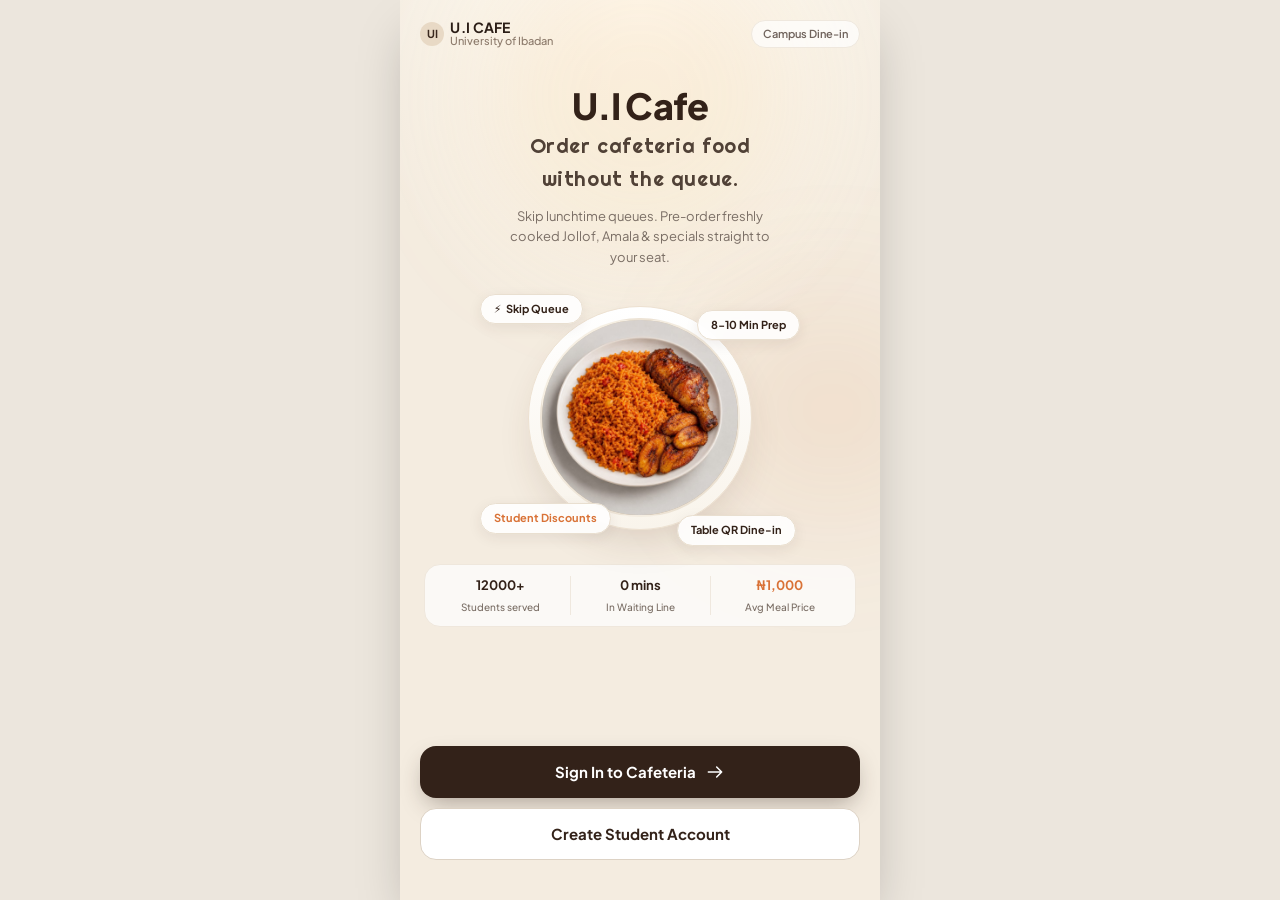
<file: index.html>
<!DOCTYPE html>
<html lang="en">
<head>
    <meta charset="UTF-8">
    <meta name="viewport" content="width=device-width, initial-scale=1">
    <meta http-equiv="refresh" content="0; url=welcome.html">
    <title>U.I Cafe</title>
</head>
<body>
    <p><a href="welcome.html">Continue to U.I Cafe</a></p>
</body>
</html>
</file>
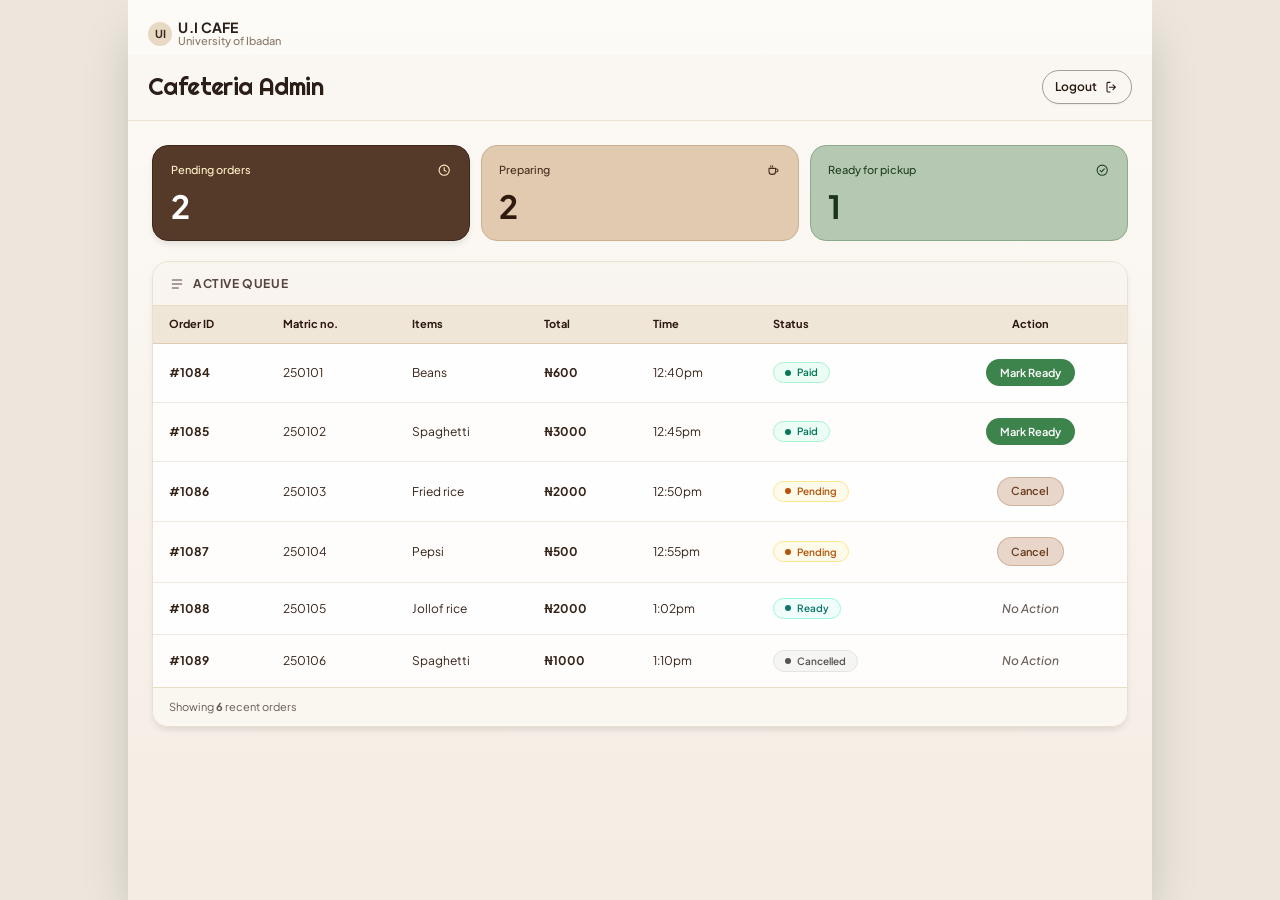
<file: admin.html>
<!DOCTYPE html>
<html lang="en">
<head>
    <meta charset="UTF-8">
    <meta name="viewport" content="width=device-width, initial-scale=1, viewport-fit=cover">
    <meta name="theme-color" content="#faf7f2">
    <link rel="preconnect" href="https://fonts.googleapis.com">
    <link rel="preconnect" href="https://fonts.gstatic.com" crossorigin>
    <link href="https://fonts.googleapis.com/css2?family=Plus+Jakarta+Sans:wght@400;500;600;700;800&family=Righteous&family=Roboto+Serif:opsz,wght@8..144,600&family=Secular+One&display=swap" rel="stylesheet">
    <link rel="stylesheet" href="style.css">
    <title>Cafeteria Admin | U.I Cafe</title>
</head>
<body class="page-admin">
    <svg width="0" height="0" style="position:absolute" aria-hidden="true" focusable="false"><symbol id="i-cart" viewBox="0 0 24 24"><path d="M3 4h2.2l2.1 10.2a1.5 1.5 0 0 0 1.5 1.2h8.2a1.5 1.5 0 0 0 1.4-1l1.8-6.4H6.2"/><circle cx="9.5" cy="19.5" r="1.3"/><circle cx="17" cy="19.5" r="1.3"/></symbol><symbol id="i-search" viewBox="0 0 24 24"><circle cx="11" cy="11" r="6.5"/><path d="m20 20-4.2-4.2"/></symbol><symbol id="i-funnel" viewBox="0 0 24 24"><path d="M4 5h16l-6.2 7.4V19l-3.6-1.8v-4.8z"/></symbol><symbol id="i-x" viewBox="0 0 24 24"><path d="M6 6l12 12M18 6 6 18"/></symbol><symbol id="i-user" viewBox="0 0 24 24"><circle cx="12" cy="8" r="3.6"/><path d="M5 20c1.2-3.6 4-5.4 7-5.4s5.8 1.8 7 5.4"/></symbol><symbol id="i-eye" viewBox="0 0 24 24"><path d="M2.5 12S6 5.5 12 5.5 21.5 12 21.5 12 18 18.5 12 18.5 2.5 12 2.5 12Z"/><circle cx="12" cy="12" r="3"/></symbol><symbol id="i-eye-off" viewBox="0 0 24 24"><path d="M3 3l18 18"/><path d="M10.6 6a9.6 9.6 0 0 1 1.4-.1c6 0 9.5 6.1 9.5 6.1a16 16 0 0 1-3.2 3.7M6.6 7.4A16 16 0 0 0 2.5 12s3.5 6.5 9.5 6.5c1.5 0 2.8-.4 4-1M9.9 9.9a3 3 0 0 0 4.2 4.2"/></symbol><symbol id="i-chev-r" viewBox="0 0 24 24"><path d="m9 5 7 7-7 7"/></symbol><symbol id="i-chev-l" viewBox="0 0 24 24"><path d="m15 5-7 7 7 7"/></symbol><symbol id="i-arrow-r" viewBox="0 0 24 24"><path d="M4 12h16M14 6l6 6-6 6"/></symbol><symbol id="i-trash" viewBox="0 0 24 24"><path d="M4 7h16M10 11v6M14 11v6M6 7l1 12.2a1.5 1.5 0 0 0 1.5 1.3h7a1.5 1.5 0 0 0 1.5-1.3L18 7M9 7V4.5h6V7"/></symbol><symbol id="i-lock" viewBox="0 0 24 24"><rect x="5" y="10.5" width="14" height="10" rx="2.5"/><path d="M8.5 10.5V8a3.5 3.5 0 0 1 7 0v2.5"/></symbol><symbol id="i-bag" viewBox="0 0 24 24"><path d="M5 8h14l-1 12H6L5 8Z"/><path d="M9 8V6.5a3 3 0 0 1 6 0V8"/></symbol><symbol id="i-check" viewBox="0 0 24 24"><path d="m5 12.5 4.5 4.5L19 7.5"/></symbol><symbol id="i-alert" viewBox="0 0 24 24"><path d="M12 4.5v10"/><circle cx="12" cy="19" r="1" fill="currentColor"/></symbol><symbol id="i-clock" viewBox="0 0 24 24"><circle cx="12" cy="12" r="8.5"/><path d="M12 7.5V12l3 2"/></symbol><symbol id="i-cup" viewBox="0 0 24 24"><path d="M5 9h11v5a5 5 0 0 1-5 5h-1a5 5 0 0 1-5-5V9Z"/><path d="M16 10h1.5a2.5 2.5 0 0 1 0 5H16M8 4.5v2M11 4.5v2"/></symbol><symbol id="i-check-circle" viewBox="0 0 24 24"><circle cx="12" cy="12" r="8.5"/><path d="m8.5 12.3 2.5 2.5 4.5-5"/></symbol><symbol id="i-queue" viewBox="0 0 24 24"><path d="M5 6h14M5 12h14M5 18h9"/></symbol><symbol id="i-logout" viewBox="0 0 24 24"><path d="M10 4H6.5A1.5 1.5 0 0 0 5 5.5v13A1.5 1.5 0 0 0 6.5 20H10M15 8l4 4-4 4M19 12H9"/></symbol><symbol id="i-bank" viewBox="0 0 24 24"><path d="M3.5 9.5 12 4l8.5 5.5M5.5 10v7M10 10v7M14 10v7M18.5 10v7M3.5 20h17"/></symbol><symbol id="i-card" viewBox="0 0 24 24"><rect x="3" y="6" width="18" height="12" rx="2.5"/><path d="M3 10.5h18M6.5 15h3"/></symbol><symbol id="i-plus" viewBox="0 0 24 24"><path d="M12 5v14M5 12h14"/></symbol><symbol id="i-minus" viewBox="0 0 24 24"><path d="M5 12h14"/></symbol><symbol id="i-door" viewBox="0 0 24 24"><path d="M10 4H6.5A1.5 1.5 0 0 0 5 5.5v13A1.5 1.5 0 0 0 6.5 20H10M15 8l4 4-4 4M19 12H9"/></symbol></svg>
    <div class="app app--admin">
        <header class="topbar"><a class="brand" href="admin.html" aria-label="U.I Cafe, University of Ibadan"><span class="brand__badge" aria-hidden="true">UI</span><span class="brand__text"><b>U.I CAFE</b><small>University of Ibadan</small></span></a></header>
        <div class="admin-head">
            <h1 class="page-title">Cafeteria Admin</h1>
            <a class="btn-logout" id="btn-logout" href="signin.html">Logout <svg class="i" aria-hidden="true"><use href="#i-logout"/></svg></a>
        </div>

        <main class="admin-main">
            <section class="stats" aria-label="Order summary">
                <div class="stat stat--pending"><div class="stat__top"><span>Pending orders</span><svg class="i" aria-hidden="true"><use href="#i-clock"/></svg></div><strong id="count-pending">0</strong></div>
                <div class="stat stat--preparing"><div class="stat__top"><span>Preparing</span><svg class="i" aria-hidden="true"><use href="#i-cup"/></svg></div><strong id="count-preparing">0</strong></div>
                <div class="stat stat--ready"><div class="stat__top"><span>Ready for pickup</span><svg class="i" aria-hidden="true"><use href="#i-check-circle"/></svg></div><strong id="count-ready">0</strong></div>
            </section>

            <section class="table-card" aria-label="Orders">
                <div class="table-card__title">
                    <h2><svg class="i" aria-hidden="true"><use href="#i-queue"/></svg> Active queue</h2>
                    <span class="scroll-hint"><svg class="i" aria-hidden="true"><use href="#i-arrow-r"/></svg> Scroll to see all</span>
                </div>
                <div class="table-scroll" tabindex="0" role="region" aria-label="Orders table, scrollable">
                    <table class="orders">
                        <thead>
                            <tr>
                                <th scope="col">Order ID</th><th scope="col">Matric no.</th><th scope="col">Items</th>
                                <th scope="col">Total</th><th scope="col">Time</th><th scope="col">Status</th><th scope="col">Action</th>
                            </tr>
                        </thead>
                        <!-- BACKEND: render one <tr data-order-id data-status> per order. Statuses: Pending, Paid, Ready, Cancelled -->
                        <tbody id="orders-body">
                        <tr data-order-id="1084" data-status="Paid">
                            <td class="cell-id">#1084</td>
                            <td class="cell-muted">250101</td>
                            <td>Beans</td>
                            <td class="cell-total">₦600</td>
                            <td class="cell-time">12:40pm</td>
                            <td class="cell-status"></td>
                            <td class="cell-action"></td>
                        </tr>
                        <tr data-order-id="1085" data-status="Paid">
                            <td class="cell-id">#1085</td>
                            <td class="cell-muted">250102</td>
                            <td>Spaghetti</td>
                            <td class="cell-total">₦3000</td>
                            <td class="cell-time">12:45pm</td>
                            <td class="cell-status"></td>
                            <td class="cell-action"></td>
                        </tr>
                        <tr data-order-id="1086" data-status="Pending">
                            <td class="cell-id">#1086</td>
                            <td class="cell-muted">250103</td>
                            <td>Fried rice</td>
                            <td class="cell-total">₦2000</td>
                            <td class="cell-time">12:50pm</td>
                            <td class="cell-status"></td>
                            <td class="cell-action"></td>
                        </tr>
                        <tr data-order-id="1087" data-status="Pending">
                            <td class="cell-id">#1087</td>
                            <td class="cell-muted">250104</td>
                            <td>Pepsi</td>
                            <td class="cell-total">₦500</td>
                            <td class="cell-time">12:55pm</td>
                            <td class="cell-status"></td>
                            <td class="cell-action"></td>
                        </tr>
                        <tr data-order-id="1088" data-status="Ready">
                            <td class="cell-id">#1088</td>
                            <td class="cell-muted">250105</td>
                            <td>Jollof rice</td>
                            <td class="cell-total">₦2000</td>
                            <td class="cell-time">1:02pm</td>
                            <td class="cell-status"></td>
                            <td class="cell-action"></td>
                        </tr>
                        <tr data-order-id="1089" data-status="Cancelled">
                            <td class="cell-id">#1089</td>
                            <td class="cell-muted">250106</td>
                            <td>Spaghetti</td>
                            <td class="cell-total">₦1000</td>
                            <td class="cell-time">1:10pm</td>
                            <td class="cell-status"></td>
                            <td class="cell-action"></td>
                        </tr>
                        </tbody>
                    </table>
                </div>
                <div class="table-card__foot" id="orders-foot">Showing <b>6</b> recent orders</div>
            </section>
        </main>
    </div>

    <script src="js/app.js"></script>
    <script src="js/admin.js"></script>
</body>
</html>
</file>
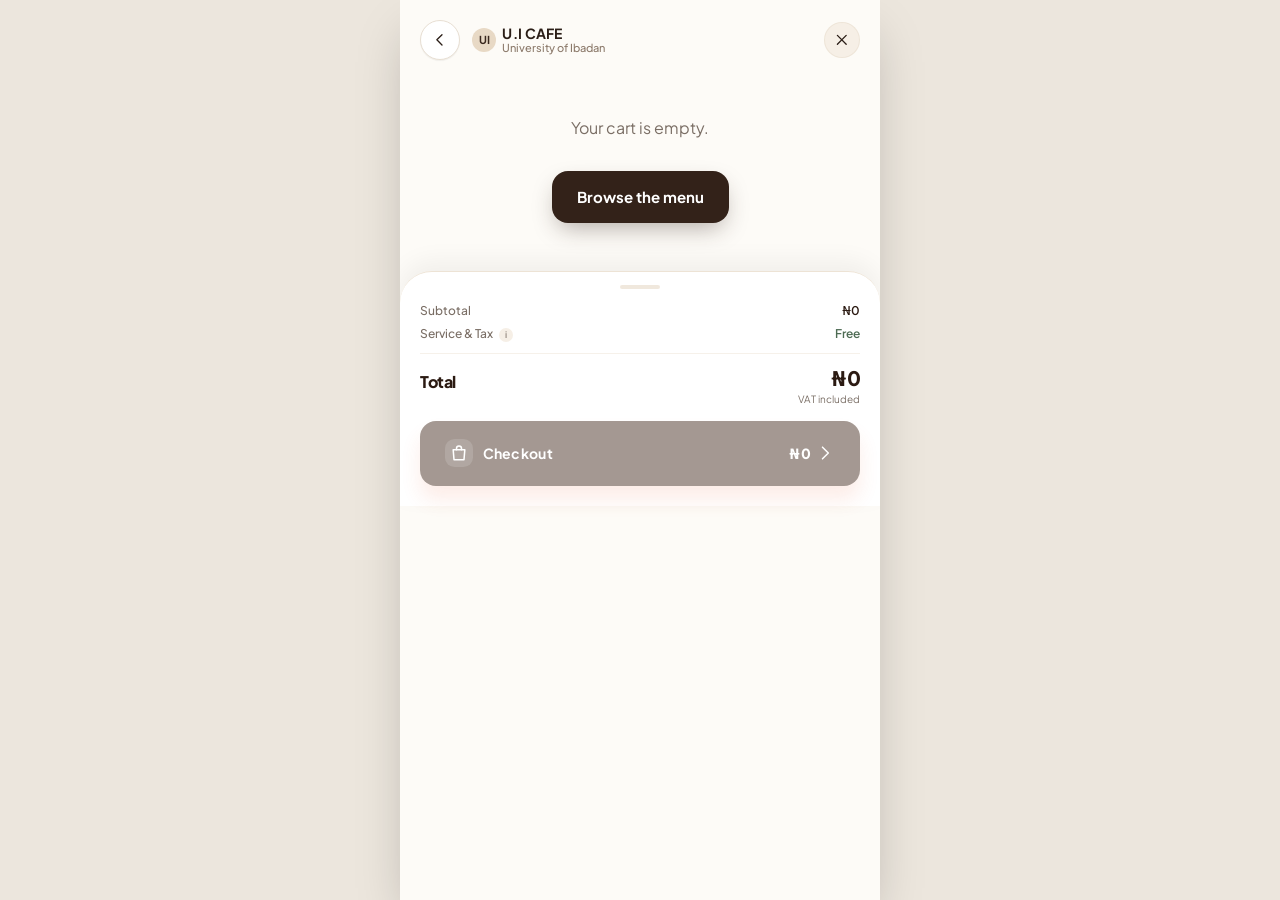
<file: cart.html>
<!DOCTYPE html>
<html lang="en">
<head>
    <meta charset="UTF-8">
    <meta name="viewport" content="width=device-width, initial-scale=1, viewport-fit=cover">
    <meta name="theme-color" content="#faf7f2">
    <link rel="preconnect" href="https://fonts.googleapis.com">
    <link rel="preconnect" href="https://fonts.gstatic.com" crossorigin>
    <link href="https://fonts.googleapis.com/css2?family=Plus+Jakarta+Sans:wght@400;500;600;700;800&family=Righteous&family=Roboto+Serif:opsz,wght@8..144,600&family=Secular+One&display=swap" rel="stylesheet">
    <link rel="stylesheet" href="style.css">
    <title>Your cart | U.I Cafe</title>
</head>
<body class="page-cart">
    <svg width="0" height="0" style="position:absolute" aria-hidden="true" focusable="false"><symbol id="i-cart" viewBox="0 0 24 24"><path d="M3 4h2.2l2.1 10.2a1.5 1.5 0 0 0 1.5 1.2h8.2a1.5 1.5 0 0 0 1.4-1l1.8-6.4H6.2"/><circle cx="9.5" cy="19.5" r="1.3"/><circle cx="17" cy="19.5" r="1.3"/></symbol><symbol id="i-search" viewBox="0 0 24 24"><circle cx="11" cy="11" r="6.5"/><path d="m20 20-4.2-4.2"/></symbol><symbol id="i-funnel" viewBox="0 0 24 24"><path d="M4 5h16l-6.2 7.4V19l-3.6-1.8v-4.8z"/></symbol><symbol id="i-x" viewBox="0 0 24 24"><path d="M6 6l12 12M18 6 6 18"/></symbol><symbol id="i-user" viewBox="0 0 24 24"><circle cx="12" cy="8" r="3.6"/><path d="M5 20c1.2-3.6 4-5.4 7-5.4s5.8 1.8 7 5.4"/></symbol><symbol id="i-eye" viewBox="0 0 24 24"><path d="M2.5 12S6 5.5 12 5.5 21.5 12 21.5 12 18 18.5 12 18.5 2.5 12 2.5 12Z"/><circle cx="12" cy="12" r="3"/></symbol><symbol id="i-eye-off" viewBox="0 0 24 24"><path d="M3 3l18 18"/><path d="M10.6 6a9.6 9.6 0 0 1 1.4-.1c6 0 9.5 6.1 9.5 6.1a16 16 0 0 1-3.2 3.7M6.6 7.4A16 16 0 0 0 2.5 12s3.5 6.5 9.5 6.5c1.5 0 2.8-.4 4-1M9.9 9.9a3 3 0 0 0 4.2 4.2"/></symbol><symbol id="i-chev-r" viewBox="0 0 24 24"><path d="m9 5 7 7-7 7"/></symbol><symbol id="i-chev-l" viewBox="0 0 24 24"><path d="m15 5-7 7 7 7"/></symbol><symbol id="i-arrow-r" viewBox="0 0 24 24"><path d="M4 12h16M14 6l6 6-6 6"/></symbol><symbol id="i-trash" viewBox="0 0 24 24"><path d="M4 7h16M10 11v6M14 11v6M6 7l1 12.2a1.5 1.5 0 0 0 1.5 1.3h7a1.5 1.5 0 0 0 1.5-1.3L18 7M9 7V4.5h6V7"/></symbol><symbol id="i-lock" viewBox="0 0 24 24"><rect x="5" y="10.5" width="14" height="10" rx="2.5"/><path d="M8.5 10.5V8a3.5 3.5 0 0 1 7 0v2.5"/></symbol><symbol id="i-bag" viewBox="0 0 24 24"><path d="M5 8h14l-1 12H6L5 8Z"/><path d="M9 8V6.5a3 3 0 0 1 6 0V8"/></symbol><symbol id="i-check" viewBox="0 0 24 24"><path d="m5 12.5 4.5 4.5L19 7.5"/></symbol><symbol id="i-alert" viewBox="0 0 24 24"><path d="M12 4.5v10"/><circle cx="12" cy="19" r="1" fill="currentColor"/></symbol><symbol id="i-clock" viewBox="0 0 24 24"><circle cx="12" cy="12" r="8.5"/><path d="M12 7.5V12l3 2"/></symbol><symbol id="i-cup" viewBox="0 0 24 24"><path d="M5 9h11v5a5 5 0 0 1-5 5h-1a5 5 0 0 1-5-5V9Z"/><path d="M16 10h1.5a2.5 2.5 0 0 1 0 5H16M8 4.5v2M11 4.5v2"/></symbol><symbol id="i-check-circle" viewBox="0 0 24 24"><circle cx="12" cy="12" r="8.5"/><path d="m8.5 12.3 2.5 2.5 4.5-5"/></symbol><symbol id="i-queue" viewBox="0 0 24 24"><path d="M5 6h14M5 12h14M5 18h9"/></symbol><symbol id="i-logout" viewBox="0 0 24 24"><path d="M10 4H6.5A1.5 1.5 0 0 0 5 5.5v13A1.5 1.5 0 0 0 6.5 20H10M15 8l4 4-4 4M19 12H9"/></symbol><symbol id="i-bank" viewBox="0 0 24 24"><path d="M3.5 9.5 12 4l8.5 5.5M5.5 10v7M10 10v7M14 10v7M18.5 10v7M3.5 20h17"/></symbol><symbol id="i-card" viewBox="0 0 24 24"><rect x="3" y="6" width="18" height="12" rx="2.5"/><path d="M3 10.5h18M6.5 15h3"/></symbol><symbol id="i-plus" viewBox="0 0 24 24"><path d="M12 5v14M5 12h14"/></symbol><symbol id="i-minus" viewBox="0 0 24 24"><path d="M5 12h14"/></symbol><symbol id="i-door" viewBox="0 0 24 24"><path d="M10 4H6.5A1.5 1.5 0 0 0 5 5.5v13A1.5 1.5 0 0 0 6.5 20H10M15 8l4 4-4 4M19 12H9"/></symbol></svg>
    <div class="app app--cart">
        <header class="topbar">
            <div class="topbar__left">
                <a class="round-btn" href="menu.html" aria-label="Back to menu"><svg class="i" aria-hidden="true"><use href="#i-chev-l"/></svg></a>
                <a class="brand" href="menu.html" aria-label="U.I Cafe, University of Ibadan"><span class="brand__badge" aria-hidden="true">UI</span><span class="brand__text"><b>U.I CAFE</b><small>University of Ibadan</small></span></a>
            </div>
            <a class="btn-cancel-operation round-btn round-btn--sm" href="menu.html" aria-label="Close cart"><svg class="i" aria-hidden="true"><use href="#i-x"/></svg></a>
        </header>

        <main id="cart-body" hidden>
            <div class="cart-head">
                <div><h1 class="page-title">Your Cart</h1><p class="eyebrow" id="cart-count-label">0 items selected</p></div>
                <button type="button" id="btn-clear-cart" class="clear-btn"><svg class="i" aria-hidden="true"><use href="#i-trash"/></svg> Clear cart</button>
            </div>
            <ul id="cart-items" class="cart-list" aria-label="Cart items"></ul>
        </main>

        <div id="cart-empty" class="empty-state" hidden>
            <p>Your cart is empty.</p>
            <a class="btn btn-primary" style="width:auto" href="menu.html">Browse the menu</a>
        </div>

        <section class="summary" id="cart-summary" aria-label="Order summary" hidden>
            <div class="sum-row"><span>Subtotal</span><b id="cart-subtotal">₦0</b></div>
            <div class="sum-row"><span>Service &amp; Tax <span class="info-dot" aria-hidden="true">i</span></span><span class="free">Free</span></div>
            <div class="sum-total"><span>Total</span><div><strong id="cart-total">₦0</strong><small>VAT included</small></div></div>
            <button type="button" id="checkout-btn" class="btn btn-checkout btn-split">
                <span class="left"><span class="tile"><svg class="i" aria-hidden="true"><use href="#i-bag"/></svg></span>Checkout</span>
                <span class="right"><span id="checkout-total">₦0</span><svg class="i" aria-hidden="true"><use href="#i-chev-r"/></svg></span>
            </button>
        </section>
    </div>

    <script src="js/app.js"></script>
    <script src="js/cart.js"></script>
</body>
</html>
</file>
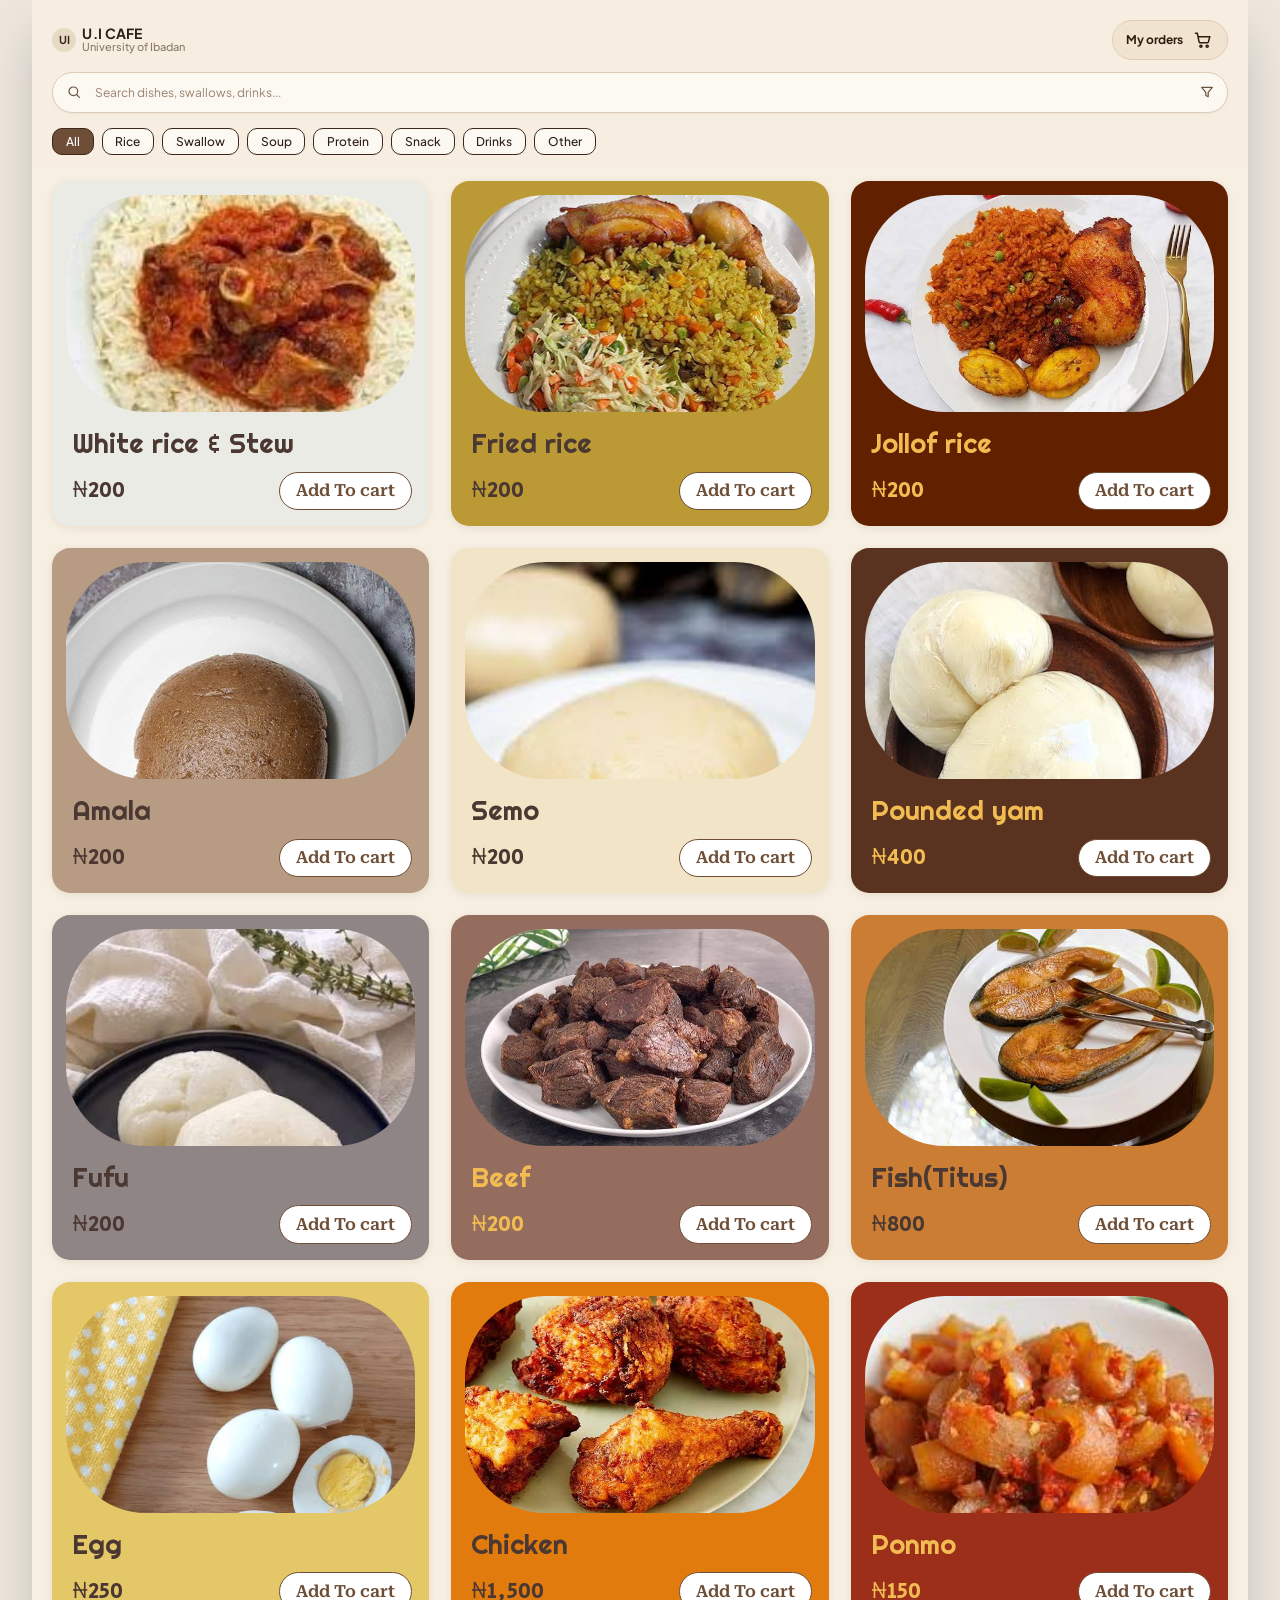
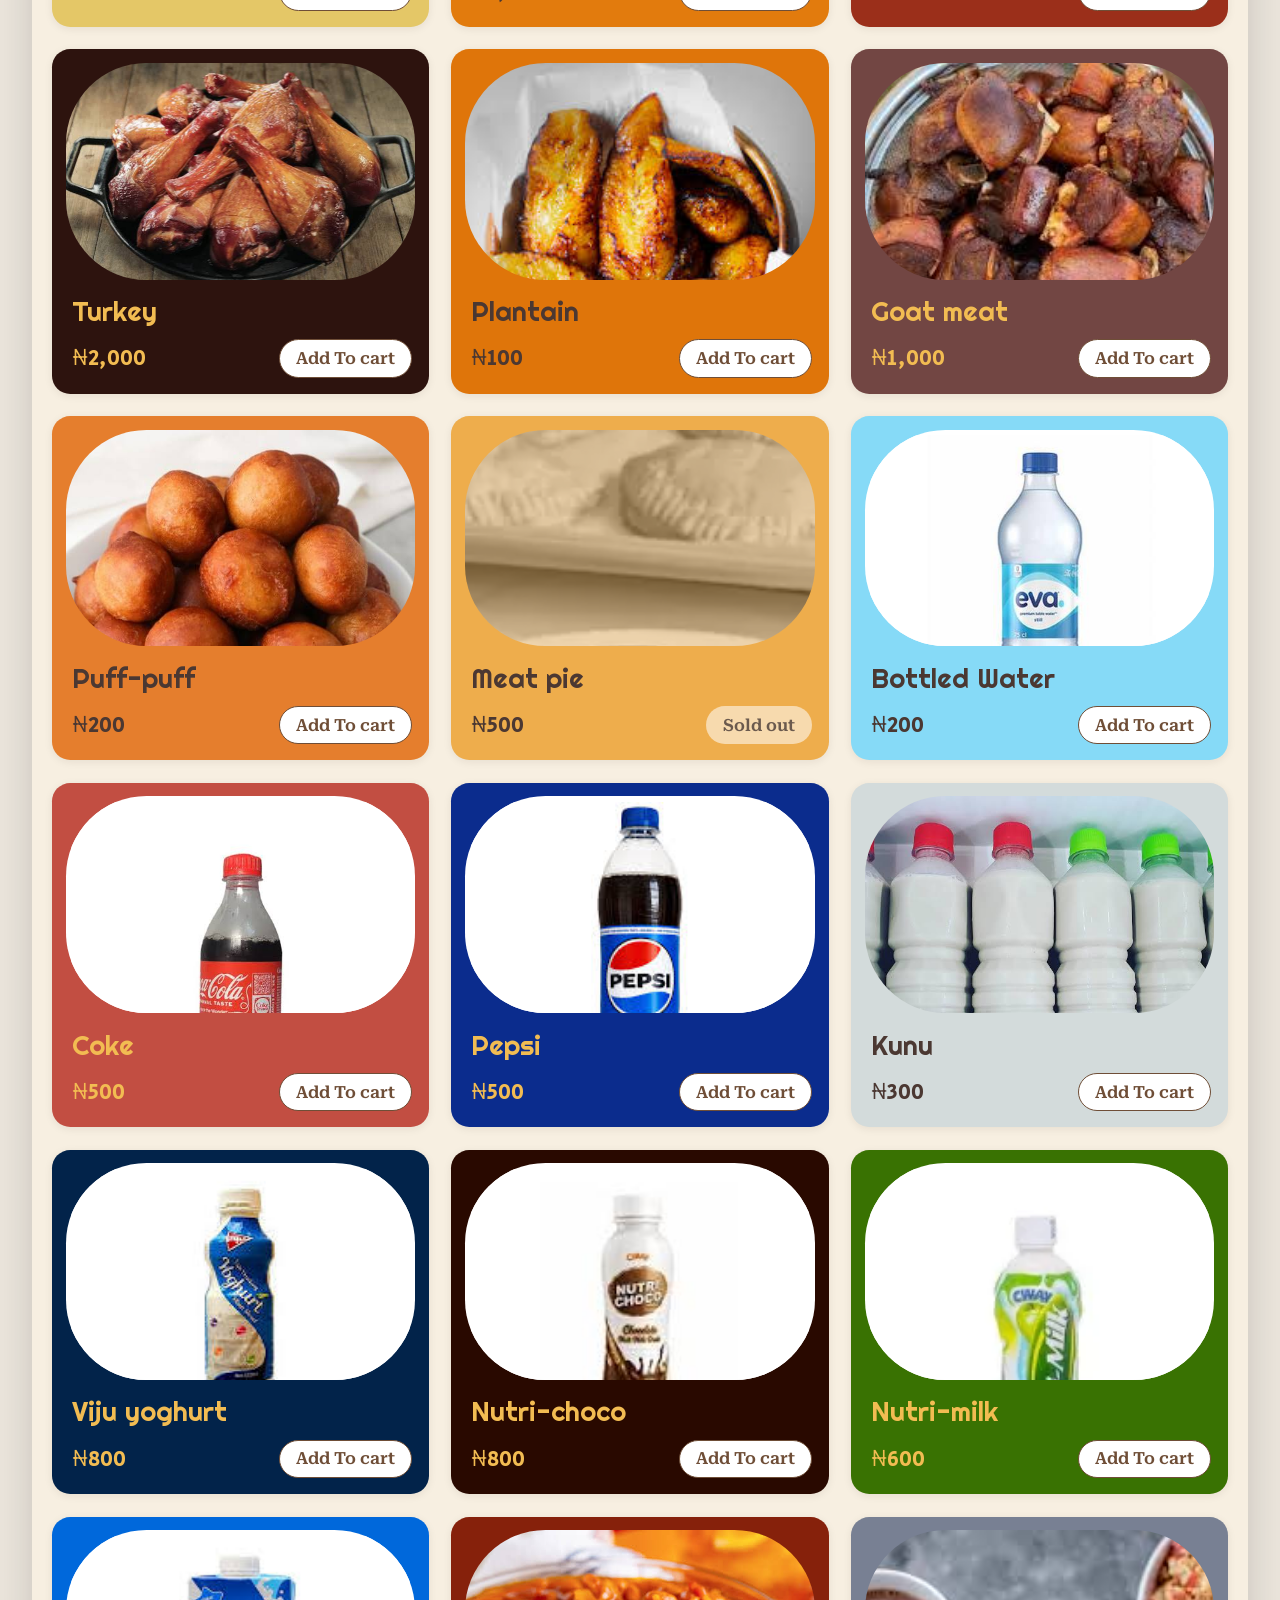
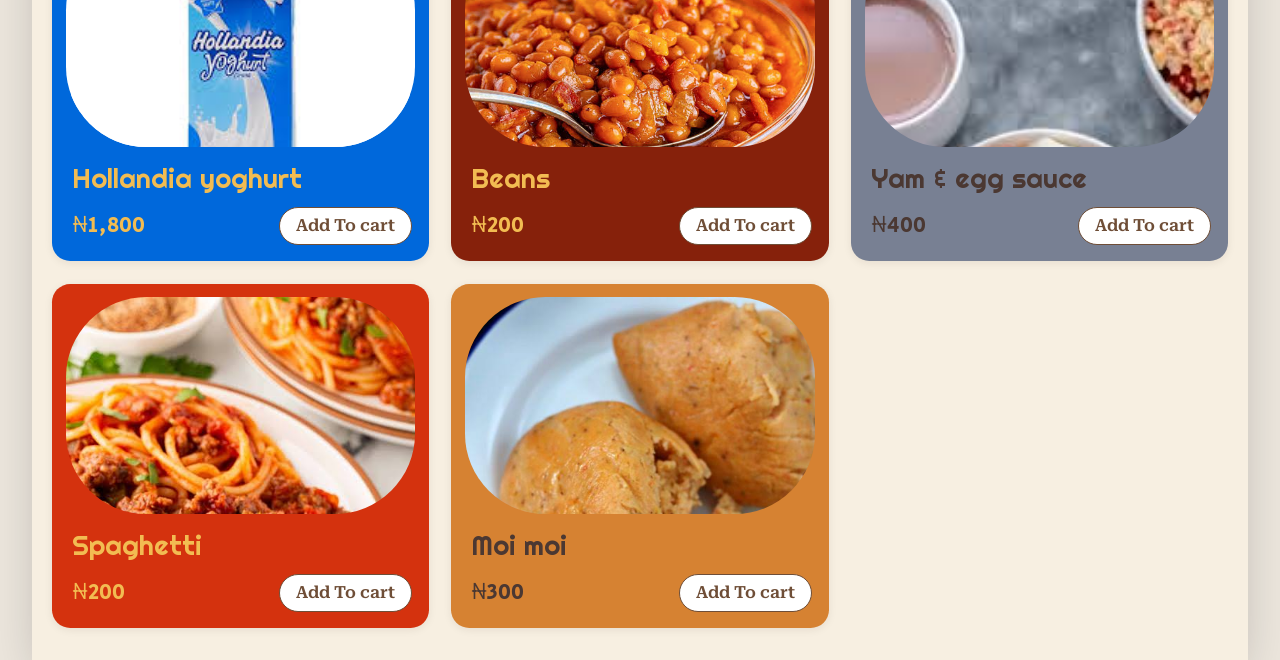
<file: menu.html>
<!DOCTYPE html>
<html lang="en">
<head>
    <meta charset="UTF-8">
    <meta name="viewport" content="width=device-width, initial-scale=1, viewport-fit=cover">
    <meta name="theme-color" content="#faf7f2">
    <link rel="preconnect" href="https://fonts.googleapis.com">
    <link rel="preconnect" href="https://fonts.gstatic.com" crossorigin>
    <link href="https://fonts.googleapis.com/css2?family=Plus+Jakarta+Sans:wght@400;500;600;700;800&family=Righteous&family=Roboto+Serif:opsz,wght@8..144,600&family=Secular+One&display=swap" rel="stylesheet">
    <link rel="stylesheet" href="style.css">
    <title>Menu | U.I Cafe</title>
</head>
<body class="page-menu">
    <svg width="0" height="0" style="position:absolute" aria-hidden="true" focusable="false"><symbol id="i-cart" viewBox="0 0 24 24"><path d="M3 4h2.2l2.1 10.2a1.5 1.5 0 0 0 1.5 1.2h8.2a1.5 1.5 0 0 0 1.4-1l1.8-6.4H6.2"/><circle cx="9.5" cy="19.5" r="1.3"/><circle cx="17" cy="19.5" r="1.3"/></symbol><symbol id="i-search" viewBox="0 0 24 24"><circle cx="11" cy="11" r="6.5"/><path d="m20 20-4.2-4.2"/></symbol><symbol id="i-funnel" viewBox="0 0 24 24"><path d="M4 5h16l-6.2 7.4V19l-3.6-1.8v-4.8z"/></symbol><symbol id="i-x" viewBox="0 0 24 24"><path d="M6 6l12 12M18 6 6 18"/></symbol><symbol id="i-user" viewBox="0 0 24 24"><circle cx="12" cy="8" r="3.6"/><path d="M5 20c1.2-3.6 4-5.4 7-5.4s5.8 1.8 7 5.4"/></symbol><symbol id="i-eye" viewBox="0 0 24 24"><path d="M2.5 12S6 5.5 12 5.5 21.5 12 21.5 12 18 18.5 12 18.5 2.5 12 2.5 12Z"/><circle cx="12" cy="12" r="3"/></symbol><symbol id="i-eye-off" viewBox="0 0 24 24"><path d="M3 3l18 18"/><path d="M10.6 6a9.6 9.6 0 0 1 1.4-.1c6 0 9.5 6.1 9.5 6.1a16 16 0 0 1-3.2 3.7M6.6 7.4A16 16 0 0 0 2.5 12s3.5 6.5 9.5 6.5c1.5 0 2.8-.4 4-1M9.9 9.9a3 3 0 0 0 4.2 4.2"/></symbol><symbol id="i-chev-r" viewBox="0 0 24 24"><path d="m9 5 7 7-7 7"/></symbol><symbol id="i-chev-l" viewBox="0 0 24 24"><path d="m15 5-7 7 7 7"/></symbol><symbol id="i-arrow-r" viewBox="0 0 24 24"><path d="M4 12h16M14 6l6 6-6 6"/></symbol><symbol id="i-trash" viewBox="0 0 24 24"><path d="M4 7h16M10 11v6M14 11v6M6 7l1 12.2a1.5 1.5 0 0 0 1.5 1.3h7a1.5 1.5 0 0 0 1.5-1.3L18 7M9 7V4.5h6V7"/></symbol><symbol id="i-lock" viewBox="0 0 24 24"><rect x="5" y="10.5" width="14" height="10" rx="2.5"/><path d="M8.5 10.5V8a3.5 3.5 0 0 1 7 0v2.5"/></symbol><symbol id="i-bag" viewBox="0 0 24 24"><path d="M5 8h14l-1 12H6L5 8Z"/><path d="M9 8V6.5a3 3 0 0 1 6 0V8"/></symbol><symbol id="i-check" viewBox="0 0 24 24"><path d="m5 12.5 4.5 4.5L19 7.5"/></symbol><symbol id="i-alert" viewBox="0 0 24 24"><path d="M12 4.5v10"/><circle cx="12" cy="19" r="1" fill="currentColor"/></symbol><symbol id="i-clock" viewBox="0 0 24 24"><circle cx="12" cy="12" r="8.5"/><path d="M12 7.5V12l3 2"/></symbol><symbol id="i-cup" viewBox="0 0 24 24"><path d="M5 9h11v5a5 5 0 0 1-5 5h-1a5 5 0 0 1-5-5V9Z"/><path d="M16 10h1.5a2.5 2.5 0 0 1 0 5H16M8 4.5v2M11 4.5v2"/></symbol><symbol id="i-check-circle" viewBox="0 0 24 24"><circle cx="12" cy="12" r="8.5"/><path d="m8.5 12.3 2.5 2.5 4.5-5"/></symbol><symbol id="i-queue" viewBox="0 0 24 24"><path d="M5 6h14M5 12h14M5 18h9"/></symbol><symbol id="i-logout" viewBox="0 0 24 24"><path d="M10 4H6.5A1.5 1.5 0 0 0 5 5.5v13A1.5 1.5 0 0 0 6.5 20H10M15 8l4 4-4 4M19 12H9"/></symbol><symbol id="i-bank" viewBox="0 0 24 24"><path d="M3.5 9.5 12 4l8.5 5.5M5.5 10v7M10 10v7M14 10v7M18.5 10v7M3.5 20h17"/></symbol><symbol id="i-card" viewBox="0 0 24 24"><rect x="3" y="6" width="18" height="12" rx="2.5"/><path d="M3 10.5h18M6.5 15h3"/></symbol><symbol id="i-plus" viewBox="0 0 24 24"><path d="M12 5v14M5 12h14"/></symbol><symbol id="i-minus" viewBox="0 0 24 24"><path d="M5 12h14"/></symbol><symbol id="i-door" viewBox="0 0 24 24"><path d="M10 4H6.5A1.5 1.5 0 0 0 5 5.5v13A1.5 1.5 0 0 0 6.5 20H10M15 8l4 4-4 4M19 12H9"/></symbol></svg>
    <a class="skip-link" href="#menu-grid">Skip to menu</a>
    <div class="app app--wide">
        <div class="menu-head">
            <header class="topbar">
                <a class="brand" href="menu.html" aria-label="U.I Cafe, University of Ibadan"><span class="brand__badge" aria-hidden="true">UI</span><span class="brand__text"><b>U.I CAFE</b><small>University of Ibadan</small></span></a>
                <nav class="pill-link" aria-label="Orders and cart">
                    <a href="order.html">My orders</a>
                    <a class="cart-link" href="cart.html" aria-label="Cart, 0 items"><svg class="i" aria-hidden="true"><use href="#i-cart"/></svg><span class="cart-count" hidden>0</span></a>
                </nav>
            </header>
            <form class="search" id="search-form" role="search" action="#" method="get">
                <label class="visually-hidden" for="search-meals">Search meals</label>
                <svg class="i i--l" aria-hidden="true"><use href="#i-search"/></svg>
                <input type="search" id="search-meals" name="q" placeholder="Search dishes, swallows, drinks..." autocomplete="off">
                <span id="search-funnel"><svg class="i i--r" aria-hidden="true"><use href="#i-funnel"/></svg></span>
                <button type="button" class="search__clear" id="search-clear" aria-label="Clear search" hidden><svg class="i" aria-hidden="true"><use href="#i-x"/></svg></button>
            </form>
            <div class="chips" role="group" aria-label="Filter by category"><button type="button" class="chip" data-category="All" aria-pressed="true">All</button><button type="button" class="chip" data-category="Rice" aria-pressed="false">Rice</button><button type="button" class="chip" data-category="Swallow" aria-pressed="false">Swallow</button><button type="button" class="chip" data-category="Soup" aria-pressed="false">Soup</button><button type="button" class="chip" data-category="Protein" aria-pressed="false">Protein</button><button type="button" class="chip" data-category="Snack" aria-pressed="false">Snack</button><button type="button" class="chip" data-category="Drink" aria-pressed="false">Drinks</button><button type="button" class="chip" data-category="Other" aria-pressed="false">Other</button></div>
        </div>

        <main id="main" class="menu-main">
            <p id="results-status" class="visually-hidden" role="status" aria-live="polite"></p>
            <div class="menu-grid" id="menu-grid">
            <article class="meal-card" style="--card:#eaebe4;--on:#4b3832" data-id="3" data-category="Rice" data-name="White Rice and Stew" data-price="200" data-stock="50">
                <div class="meal-media" data-emoji="🍛"><img src="images/meals/white-rice-and-stew.jpg" alt="White Rice and Stew" width="279" height="173" loading="lazy"></div>
                <h2 class="meal-name">White rice &amp; Stew</h2>
                <div class="meal-foot"><p class="meal-price">₦200</p><button type="button" class="add-cart-btn" data-id="3">Add To cart</button></div>
            </article>
            <article class="meal-card" style="--card:#bb9a36;--on:#4b3832" data-id="2" data-category="Rice" data-name="Fried Rice" data-price="200" data-stock="50">
                <div class="meal-media" data-emoji="🍛"><img src="images/meals/fried-rice.jpg" alt="Fried Rice" width="279" height="173" loading="lazy"></div>
                <h2 class="meal-name">Fried rice</h2>
                <div class="meal-foot"><p class="meal-price">₦200</p><button type="button" class="add-cart-btn" data-id="2">Add To cart</button></div>
            </article>
            <article class="meal-card" style="--card:#612101;--on:#f2bc52" data-id="1" data-category="Rice" data-name="Jollof Rice" data-price="200" data-stock="50">
                <div class="meal-media" data-emoji="🍛"><img src="images/meals/jollof-rice.jpg" alt="Jollof Rice" width="279" height="173" loading="lazy"></div>
                <h2 class="meal-name">Jollof rice</h2>
                <div class="meal-foot"><p class="meal-price">₦200</p><button type="button" class="add-cart-btn" data-id="1">Add To cart</button></div>
            </article>
            <article class="meal-card" style="--card:#b79b83;--on:#4b3832" data-id="5" data-category="Swallow" data-name="Amala" data-price="200" data-stock="40">
                <div class="meal-media" data-emoji="🍲"><img src="images/meals/amala.jpg" alt="Amala" width="279" height="173" loading="lazy"></div>
                <h2 class="meal-name">Amala</h2>
                <div class="meal-foot"><p class="meal-price">₦200</p><button type="button" class="add-cart-btn" data-id="5">Add To cart</button></div>
            </article>
            <article class="meal-card" style="--card:#f2e4c7;--on:#4b3832" data-id="6" data-category="Swallow" data-name="Semo" data-price="200" data-stock="40">
                <div class="meal-media" data-emoji="🍲"><img src="images/meals/semo.jpg" alt="Semo" width="279" height="173" loading="lazy"></div>
                <h2 class="meal-name">Semo</h2>
                <div class="meal-foot"><p class="meal-price">₦200</p><button type="button" class="add-cart-btn" data-id="6">Add To cart</button></div>
            </article>
            <article class="meal-card" style="--card:#593320;--on:#f2bc52" data-id="4" data-category="Swallow" data-name="Pounded Yam" data-price="400" data-stock="40">
                <div class="meal-media" data-emoji="🍲"><img src="images/meals/pounded-yam.jpg" alt="Pounded Yam" width="279" height="173" loading="lazy"></div>
                <h2 class="meal-name">Pounded yam</h2>
                <div class="meal-foot"><p class="meal-price">₦400</p><button type="button" class="add-cart-btn" data-id="4">Add To cart</button></div>
            </article>
            <article class="meal-card" style="--card:#8f8585;--on:#4b3832" data-id="7" data-category="Swallow" data-name="Fufu" data-price="200" data-stock="40">
                <div class="meal-media" data-emoji="🍲"><img src="images/meals/fufu.jpg" alt="Fufu" width="279" height="173" loading="lazy"></div>
                <h2 class="meal-name">Fufu</h2>
                <div class="meal-foot"><p class="meal-price">₦200</p><button type="button" class="add-cart-btn" data-id="7">Add To cart</button></div>
            </article>
            <article class="meal-card" style="--card:#956d5e;--on:#f2bc52" data-id="13" data-category="Protein" data-name="Beef" data-price="200" data-stock="30">
                <div class="meal-media" data-emoji="🍗"><img src="images/meals/beef.jpg" alt="Beef" width="279" height="173" loading="lazy"></div>
                <h2 class="meal-name">Beef</h2>
                <div class="meal-foot"><p class="meal-price">₦200</p><button type="button" class="add-cart-btn" data-id="13">Add To cart</button></div>
            </article>
            <article class="meal-card" style="--card:#ca7d33;--on:#4b3832" data-id="15" data-category="Protein" data-name="Fish (Titus)" data-price="800" data-stock="30">
                <div class="meal-media" data-emoji="🍗"><img src="images/meals/fish-titus.jpg" alt="Fish (Titus)" width="279" height="173" loading="lazy"></div>
                <h2 class="meal-name">Fish(Titus)</h2>
                <div class="meal-foot"><p class="meal-price">₦800</p><button type="button" class="add-cart-btn" data-id="15">Add To cart</button></div>
            </article>
            <article class="meal-card" style="--card:#e4c767;--on:#4b3832" data-id="14" data-category="Protein" data-name="Egg" data-price="250" data-stock="30">
                <div class="meal-media" data-emoji="🍗"><img src="images/meals/egg.jpg" alt="Egg" width="279" height="173" loading="lazy"></div>
                <h2 class="meal-name">Egg</h2>
                <div class="meal-foot"><p class="meal-price">₦250</p><button type="button" class="add-cart-btn" data-id="14">Add To cart</button></div>
            </article>
            <article class="meal-card" style="--card:#e27b0d;--on:#4b3832" data-id="18" data-category="Protein" data-name="Chicken" data-price="1500" data-stock="25">
                <div class="meal-media" data-emoji="🍗"><img src="images/meals/chicken.jpg" alt="Chicken" width="279" height="173" loading="lazy"></div>
                <h2 class="meal-name">Chicken</h2>
                <div class="meal-foot"><p class="meal-price">₦1,500</p><button type="button" class="add-cart-btn" data-id="18">Add To cart</button></div>
            </article>
            <article class="meal-card" style="--card:#9b2f1a;--on:#f2bc52" data-id="16" data-category="Protein" data-name="Ponmo" data-price="150" data-stock="50">
                <div class="meal-media" data-emoji="🍗"><img src="images/meals/ponmo.jpg" alt="Ponmo" width="279" height="173" loading="lazy"></div>
                <h2 class="meal-name">Ponmo</h2>
                <div class="meal-foot"><p class="meal-price">₦150</p><button type="button" class="add-cart-btn" data-id="16">Add To cart</button></div>
            </article>
            <article class="meal-card" style="--card:#2d130e;--on:#f2bc52" data-id="19" data-category="Protein" data-name="Turkey" data-price="2000" data-stock="15">
                <div class="meal-media" data-emoji="🍗"><img src="images/meals/turkey.jpg" alt="Turkey" width="279" height="173" loading="lazy"></div>
                <h2 class="meal-name">Turkey</h2>
                <div class="meal-foot"><p class="meal-price">₦2,000</p><button type="button" class="add-cart-btn" data-id="19">Add To cart</button></div>
            </article>
            <article class="meal-card" style="--card:#df750a;--on:#4b3832" data-id="17" data-category="Protein" data-name="Plantain" data-price="100" data-stock="30">
                <div class="meal-media" data-emoji="🍗"><img src="images/meals/plantain.jpg" alt="Plantain" width="279" height="173" loading="lazy"></div>
                <h2 class="meal-name">Plantain</h2>
                <div class="meal-foot"><p class="meal-price">₦100</p><button type="button" class="add-cart-btn" data-id="17">Add To cart</button></div>
            </article>
            <article class="meal-card" style="--card:#724643;--on:#f2bc52" data-id="12" data-category="Protein" data-name="Goat Meat" data-price="1000" data-stock="20">
                <div class="meal-media" data-emoji="🍗"><img src="images/meals/goat-meat.jpg" alt="Goat Meat" width="279" height="173" loading="lazy"></div>
                <h2 class="meal-name">Goat meat</h2>
                <div class="meal-foot"><p class="meal-price">₦1,000</p><button type="button" class="add-cart-btn" data-id="12">Add To cart</button></div>
            </article>
            <article class="meal-card" style="--card:#e57e2d;--on:#4b3832" data-id="24" data-category="Snack" data-name="Puff Puff" data-price="200" data-stock="40">
                <div class="meal-media" data-emoji="🥟"><img src="images/meals/puff-puff.jpg" alt="Puff Puff" width="279" height="173" loading="lazy"></div>
                <h2 class="meal-name">Puff-puff</h2>
                <div class="meal-foot"><p class="meal-price">₦200</p><button type="button" class="add-cart-btn" data-id="24">Add To cart</button></div>
            </article>
            <article class="meal-card is-soldout" style="--card:#eead4c;--on:#4b3832" data-id="25" data-category="Snack" data-name="Meat Pie" data-price="500" data-stock="0">
                <div class="meal-media" data-emoji="🥟"><img src="images/meals/meat-pie.webp" alt="Meat Pie" width="279" height="173" loading="lazy"></div>
                <h2 class="meal-name">Meat pie</h2>
                <div class="meal-foot"><p class="meal-price">₦500</p><button type="button" class="add-cart-btn" data-id="25" disabled>Sold out</button></div>
            </article>
            <article class="meal-card" style="--card:#86daf7;--on:#4b3832" data-id="33" data-category="Drink" data-name="Bottled Water" data-price="200" data-stock="60">
                <div class="meal-media" data-emoji="🥤" data-fit="contain"><img src="images/meals/bottled-water.jpg" alt="Bottled Water" width="279" height="173" loading="lazy"></div>
                <h2 class="meal-name">Bottled Water</h2>
                <div class="meal-foot"><p class="meal-price">₦200</p><button type="button" class="add-cart-btn" data-id="33">Add To cart</button></div>
            </article>
            <article class="meal-card" style="--card:#c24e42;--on:#f2bc52" data-id="27" data-category="Drink" data-name="Coke" data-price="500" data-stock="60">
                <div class="meal-media" data-emoji="🥤" data-fit="contain"><img src="images/meals/coke.jpg" alt="Coke" width="279" height="173" loading="lazy"></div>
                <h2 class="meal-name">Coke</h2>
                <div class="meal-foot"><p class="meal-price">₦500</p><button type="button" class="add-cart-btn" data-id="27">Add To cart</button></div>
            </article>
            <article class="meal-card" style="--card:#0b2c8d;--on:#f2bc52" data-id="26" data-category="Drink" data-name="Pepsi" data-price="500" data-stock="60">
                <div class="meal-media" data-emoji="🥤" data-fit="contain"><img src="images/meals/pepsi.jpg" alt="Pepsi" width="279" height="173" loading="lazy"></div>
                <h2 class="meal-name">Pepsi</h2>
                <div class="meal-foot"><p class="meal-price">₦500</p><button type="button" class="add-cart-btn" data-id="26">Add To cart</button></div>
            </article>
            <article class="meal-card" style="--card:#d3dbdb;--on:#4b3832" data-id="30" data-category="Drink" data-name="Kunu" data-price="300" data-stock="60">
                <div class="meal-media" data-emoji="🥤"><img src="images/meals/kunu.jpg" alt="Kunu" width="279" height="173" loading="lazy"></div>
                <h2 class="meal-name">Kunu</h2>
                <div class="meal-foot"><p class="meal-price">₦300</p><button type="button" class="add-cart-btn" data-id="30">Add To cart</button></div>
            </article>
            <article class="meal-card" style="--card:#02234a;--on:#f2bc52" data-id="29" data-category="Drink" data-name="Viju Yoghurt" data-price="800" data-stock="60">
                <div class="meal-media" data-emoji="🥤" data-fit="contain"><img src="images/meals/viju-yoghurt.jpg" alt="Viju Yoghurt" width="279" height="173" loading="lazy"></div>
                <h2 class="meal-name">Viju yoghurt</h2>
                <div class="meal-foot"><p class="meal-price">₦800</p><button type="button" class="add-cart-btn" data-id="29">Add To cart</button></div>
            </article>
            <article class="meal-card" style="--card:#290900;--on:#f2bc52" data-id="32" data-category="Drink" data-name="Nutri Choco" data-price="800" data-stock="60">
                <div class="meal-media" data-emoji="🥤" data-fit="contain"><img src="images/meals/nutri-choco.jpg" alt="Nutri Choco" width="279" height="173" loading="lazy"></div>
                <h2 class="meal-name">Nutri-choco</h2>
                <div class="meal-foot"><p class="meal-price">₦800</p><button type="button" class="add-cart-btn" data-id="32">Add To cart</button></div>
            </article>
            <article class="meal-card" style="--card:#397202;--on:#f2bc52" data-id="31" data-category="Drink" data-name="Nutri Milk" data-price="600" data-stock="60">
                <div class="meal-media" data-emoji="🥤" data-fit="contain"><img src="images/meals/nutri-milk.webp" alt="Nutri Milk" width="279" height="173" loading="lazy"></div>
                <h2 class="meal-name">Nutri-milk</h2>
                <div class="meal-foot"><p class="meal-price">₦600</p><button type="button" class="add-cart-btn" data-id="31">Add To cart</button></div>
            </article>
            <article class="meal-card" style="--card:#0068db;--on:#f2bc52" data-id="28" data-category="Drink" data-name="Hollandia Yoghurt" data-price="1800" data-stock="60">
                <div class="meal-media" data-emoji="🥤" data-fit="contain"><img src="images/meals/hollandia-yoghurt.jpg" alt="Hollandia Yoghurt" width="279" height="173" loading="lazy"></div>
                <h2 class="meal-name">Hollandia yoghurt</h2>
                <div class="meal-foot"><p class="meal-price">₦1,800</p><button type="button" class="add-cart-btn" data-id="28">Add To cart</button></div>
            </article>
            <article class="meal-card" style="--card:#86210b;--on:#f2bc52" data-id="20" data-category="Other" data-name="Beans" data-price="200" data-stock="30">
                <div class="meal-media" data-emoji="🍽️"><img src="images/meals/beans.jpg" alt="Beans" width="279" height="173" loading="lazy"></div>
                <h2 class="meal-name">Beans</h2>
                <div class="meal-foot"><p class="meal-price">₦200</p><button type="button" class="add-cart-btn" data-id="20">Add To cart</button></div>
            </article>
            <article class="meal-card" style="--card:#788093;--on:#4b3832" data-id="22" data-category="Other" data-name="Yam and Egg Sauce" data-price="400" data-stock="30">
                <div class="meal-media" data-emoji="🍽️"><img src="images/meals/yam-and-egg-sauce.jpg" alt="Yam and Egg Sauce" width="279" height="173" loading="lazy"></div>
                <h2 class="meal-name">Yam &amp; egg sauce</h2>
                <div class="meal-foot"><p class="meal-price">₦400</p><button type="button" class="add-cart-btn" data-id="22">Add To cart</button></div>
            </article>
            <article class="meal-card" style="--card:#d4320e;--on:#f2bc52" data-id="21" data-category="Other" data-name="Spaghetti" data-price="200" data-stock="30">
                <div class="meal-media" data-emoji="🍽️"><img src="images/meals/spaghetti.jpg" alt="Spaghetti" width="279" height="173" loading="lazy"></div>
                <h2 class="meal-name">Spaghetti</h2>
                <div class="meal-foot"><p class="meal-price">₦200</p><button type="button" class="add-cart-btn" data-id="21">Add To cart</button></div>
            </article>
            <article class="meal-card" style="--card:#d68232;--on:#4b3832" data-id="23" data-category="Other" data-name="Moi Moi" data-price="300" data-stock="40">
                <div class="meal-media" data-emoji="🍽️"><img src="images/meals/moi-moi.jpg" alt="Moi Moi" width="279" height="173" loading="lazy"></div>
                <h2 class="meal-name">Moi moi</h2>
                <div class="meal-foot"><p class="meal-price">₦300</p><button type="button" class="add-cart-btn" data-id="23">Add To cart</button></div>
            </article>
            <article class="meal-card meal-card--soup" data-category="Soup" data-name="Egusi soup" hidden>
                <div class="meal-media is-empty" data-emoji="🥘" role="img" aria-label="Egusi soup"></div>
                <h2 class="meal-name">Egusi soup</h2>
                <div class="meal-foot"><p class="meal-price">₦0</p><button type="button" class="add-cart-btn soup-hint-btn">Pick a swallow</button></div>
            </article>
            <article class="meal-card meal-card--soup" data-category="Soup" data-name="Ewedu" hidden>
                <div class="meal-media is-empty" data-emoji="🥘" role="img" aria-label="Ewedu"></div>
                <h2 class="meal-name">Ewedu</h2>
                <div class="meal-foot"><p class="meal-price">₦0</p><button type="button" class="add-cart-btn soup-hint-btn">Pick a swallow</button></div>
            </article>
            <article class="meal-card meal-card--soup" data-category="Soup" data-name="Ogbono soup" hidden>
                <div class="meal-media is-empty" data-emoji="🥘" role="img" aria-label="Ogbono soup"></div>
                <h2 class="meal-name">Ogbono soup</h2>
                <div class="meal-foot"><p class="meal-price">₦0</p><button type="button" class="add-cart-btn soup-hint-btn">Pick a swallow</button></div>
            </article>
            <article class="meal-card meal-card--soup" data-category="Soup" data-name="Okro" hidden>
                <div class="meal-media is-empty" data-emoji="🥘" role="img" aria-label="Okro"></div>
                <h2 class="meal-name">Okro</h2>
                <div class="meal-foot"><p class="meal-price">₦0</p><button type="button" class="add-cart-btn soup-hint-btn">Pick a swallow</button></div>
            </article>
            </div>
            <p id="menu-empty" class="empty-note" hidden>No meals match your search. Try another word or category.</p>
        </main>

        <div class="quickbar" id="quickbar" hidden>
            <div><small id="quick-label">Subtotal (0 items)</small><strong id="quick-total">₦0</strong></div>
            <a class="go" href="cart.html">Proceed to Checkout <svg class="i" aria-hidden="true"><use href="#i-arrow-r"/></svg></a>
        </div>
    </div>

    <!-- Soup picker: a swallow must always come with a soup (soups are free and can't be ordered alone). -->
    <dialog id="soup-modal" class="sheet" aria-labelledby="soup-title">
        <form id="soup-form" method="dialog" style="display:contents">
            <div class="sheet__scroll">
                <header class="topbar" style="padding-inline:0">
                    <div class="topbar__left">
                        <button type="button" class="btn-cancel-operation round-btn" aria-label="Go back"><svg class="i" aria-hidden="true"><use href="#i-chev-l"/></svg></button>
                        <a class="brand" href="menu.html" aria-label="U.I Cafe, University of Ibadan"><span class="brand__badge" aria-hidden="true">UI</span><span class="brand__text"><b>U.I CAFE</b><small>University of Ibadan</small></span></a>
                    </div>
                    <a class="pill-link pill-link--light" href="cart.html" aria-label="Open cart">My orders <svg class="i" aria-hidden="true"><use href="#i-cart"/></svg></a>
                </header>
                <span class="req-badge">Required step • 1 choice</span>
                <h2 id="soup-title">Choose a soup</h2>
                <p class="sheet__lead">Select your preferred traditional soup to pair with your hot <strong id="soup-for">Swallow</strong>.</p>
                <fieldset class="soup-list">
                    <legend class="visually-hidden">Soup</legend>
                    <label class="btn-soup-select">
                        <input type="radio" name="soup" value="9" data-name="Egusi soup" checked>
                        <span class="who"><span class="radio" aria-hidden="true"></span><span class="name">Egusi soup</span><span class="tag">Popular</span></span>
                        <span class="price">₦0<small>Included</small></span>
                    </label>
                    <label class="btn-soup-select">
                        <input type="radio" name="soup" value="8" data-name="Ewedu">
                        <span class="who"><span class="radio" aria-hidden="true"></span><span class="name">Ewedu</span></span>
                        <span class="price">₦0<small>Included</small></span>
                    </label>
                    <label class="btn-soup-select">
                        <input type="radio" name="soup" value="11" data-name="Ogbono soup">
                        <span class="who"><span class="radio" aria-hidden="true"></span><span class="name">Ogbono soup</span></span>
                        <span class="price">₦0<small>Included</small></span>
                    </label>
                    <label class="btn-soup-select">
                        <input type="radio" name="soup" value="10" data-name="Okro">
                        <span class="who"><span class="radio" aria-hidden="true"></span><span class="name">Okro</span></span>
                        <span class="price">₦0<small>Included</small></span>
                    </label>
                </fieldset>
            </div>
            <div class="sheet__foot">
                <button type="submit" id="soup-confirm-btn" class="btn btn-sheet btn-split">
                    <span class="left"><svg class="i" aria-hidden="true"><use href="#i-bag"/></svg> Add to Cart</span>
                    <span class="chipnote">Included • ₦0 <svg class="i" aria-hidden="true"><use href="#i-chev-r"/></svg></span>
                </button>
            </div>
        </form>
    </dialog>

    <script src="js/app.js"></script>
    <script src="js/menu.js"></script>
</body>
</html>
</file>
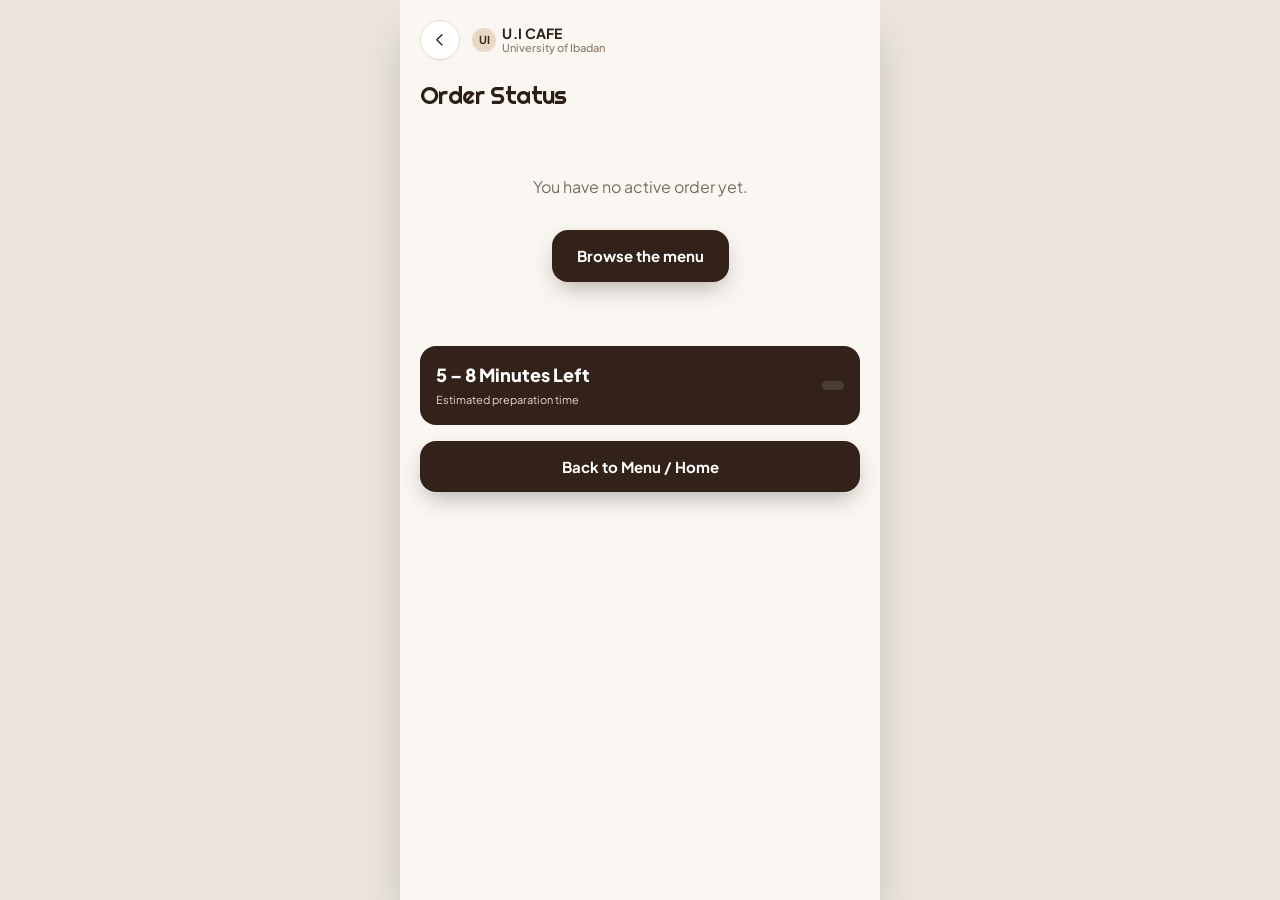
<file: order.html>
<!DOCTYPE html>
<html lang="en">
<head>
    <meta charset="UTF-8">
    <meta name="viewport" content="width=device-width, initial-scale=1, viewport-fit=cover">
    <meta name="theme-color" content="#faf7f2">
    <link rel="preconnect" href="https://fonts.googleapis.com">
    <link rel="preconnect" href="https://fonts.gstatic.com" crossorigin>
    <link href="https://fonts.googleapis.com/css2?family=Plus+Jakarta+Sans:wght@400;500;600;700;800&family=Righteous&family=Roboto+Serif:opsz,wght@8..144,600&family=Secular+One&display=swap" rel="stylesheet">
    <link rel="stylesheet" href="style.css">
    <title>Order status | U.I Cafe</title>
</head>
<body>
    <svg width="0" height="0" style="position:absolute" aria-hidden="true" focusable="false"><symbol id="i-cart" viewBox="0 0 24 24"><path d="M3 4h2.2l2.1 10.2a1.5 1.5 0 0 0 1.5 1.2h8.2a1.5 1.5 0 0 0 1.4-1l1.8-6.4H6.2"/><circle cx="9.5" cy="19.5" r="1.3"/><circle cx="17" cy="19.5" r="1.3"/></symbol><symbol id="i-search" viewBox="0 0 24 24"><circle cx="11" cy="11" r="6.5"/><path d="m20 20-4.2-4.2"/></symbol><symbol id="i-funnel" viewBox="0 0 24 24"><path d="M4 5h16l-6.2 7.4V19l-3.6-1.8v-4.8z"/></symbol><symbol id="i-x" viewBox="0 0 24 24"><path d="M6 6l12 12M18 6 6 18"/></symbol><symbol id="i-user" viewBox="0 0 24 24"><circle cx="12" cy="8" r="3.6"/><path d="M5 20c1.2-3.6 4-5.4 7-5.4s5.8 1.8 7 5.4"/></symbol><symbol id="i-eye" viewBox="0 0 24 24"><path d="M2.5 12S6 5.5 12 5.5 21.5 12 21.5 12 18 18.5 12 18.5 2.5 12 2.5 12Z"/><circle cx="12" cy="12" r="3"/></symbol><symbol id="i-eye-off" viewBox="0 0 24 24"><path d="M3 3l18 18"/><path d="M10.6 6a9.6 9.6 0 0 1 1.4-.1c6 0 9.5 6.1 9.5 6.1a16 16 0 0 1-3.2 3.7M6.6 7.4A16 16 0 0 0 2.5 12s3.5 6.5 9.5 6.5c1.5 0 2.8-.4 4-1M9.9 9.9a3 3 0 0 0 4.2 4.2"/></symbol><symbol id="i-chev-r" viewBox="0 0 24 24"><path d="m9 5 7 7-7 7"/></symbol><symbol id="i-chev-l" viewBox="0 0 24 24"><path d="m15 5-7 7 7 7"/></symbol><symbol id="i-arrow-r" viewBox="0 0 24 24"><path d="M4 12h16M14 6l6 6-6 6"/></symbol><symbol id="i-trash" viewBox="0 0 24 24"><path d="M4 7h16M10 11v6M14 11v6M6 7l1 12.2a1.5 1.5 0 0 0 1.5 1.3h7a1.5 1.5 0 0 0 1.5-1.3L18 7M9 7V4.5h6V7"/></symbol><symbol id="i-lock" viewBox="0 0 24 24"><rect x="5" y="10.5" width="14" height="10" rx="2.5"/><path d="M8.5 10.5V8a3.5 3.5 0 0 1 7 0v2.5"/></symbol><symbol id="i-bag" viewBox="0 0 24 24"><path d="M5 8h14l-1 12H6L5 8Z"/><path d="M9 8V6.5a3 3 0 0 1 6 0V8"/></symbol><symbol id="i-check" viewBox="0 0 24 24"><path d="m5 12.5 4.5 4.5L19 7.5"/></symbol><symbol id="i-alert" viewBox="0 0 24 24"><path d="M12 4.5v10"/><circle cx="12" cy="19" r="1" fill="currentColor"/></symbol><symbol id="i-clock" viewBox="0 0 24 24"><circle cx="12" cy="12" r="8.5"/><path d="M12 7.5V12l3 2"/></symbol><symbol id="i-cup" viewBox="0 0 24 24"><path d="M5 9h11v5a5 5 0 0 1-5 5h-1a5 5 0 0 1-5-5V9Z"/><path d="M16 10h1.5a2.5 2.5 0 0 1 0 5H16M8 4.5v2M11 4.5v2"/></symbol><symbol id="i-check-circle" viewBox="0 0 24 24"><circle cx="12" cy="12" r="8.5"/><path d="m8.5 12.3 2.5 2.5 4.5-5"/></symbol><symbol id="i-queue" viewBox="0 0 24 24"><path d="M5 6h14M5 12h14M5 18h9"/></symbol><symbol id="i-logout" viewBox="0 0 24 24"><path d="M10 4H6.5A1.5 1.5 0 0 0 5 5.5v13A1.5 1.5 0 0 0 6.5 20H10M15 8l4 4-4 4M19 12H9"/></symbol><symbol id="i-bank" viewBox="0 0 24 24"><path d="M3.5 9.5 12 4l8.5 5.5M5.5 10v7M10 10v7M14 10v7M18.5 10v7M3.5 20h17"/></symbol><symbol id="i-card" viewBox="0 0 24 24"><rect x="3" y="6" width="18" height="12" rx="2.5"/><path d="M3 10.5h18M6.5 15h3"/></symbol><symbol id="i-plus" viewBox="0 0 24 24"><path d="M12 5v14M5 12h14"/></symbol><symbol id="i-minus" viewBox="0 0 24 24"><path d="M5 12h14"/></symbol><symbol id="i-door" viewBox="0 0 24 24"><path d="M10 4H6.5A1.5 1.5 0 0 0 5 5.5v13A1.5 1.5 0 0 0 6.5 20H10M15 8l4 4-4 4M19 12H9"/></symbol></svg>
    <div class="app">
        <header class="topbar">
            <div class="topbar__left">
                <a class="round-btn" href="menu.html" aria-label="Back to menu"><svg class="i" aria-hidden="true"><use href="#i-chev-l"/></svg></a>
                <a class="brand" href="menu.html" aria-label="U.I Cafe, University of Ibadan"><span class="brand__badge" aria-hidden="true">UI</span><span class="brand__text"><b>U.I CAFE</b><small>University of Ibadan</small></span></a>
            </div>
        </header>

        <main class="order-main">
            <div class="order-title">
                <h1 class="page-title">Order Status</h1>
                <span class="token" id="order-token" hidden></span>
            </div>

            <div id="order-empty" class="empty-state" hidden>
                <p>You have no active order yet.</p>
                <a class="btn btn-primary" style="width:auto" href="menu.html">Browse the menu</a>
            </div>

            <div class="eta" id="order-eta" hidden>
                <div><b id="eta-main">5 – 8 Minutes Left</b><small id="eta-sub">Estimated preparation time</small></div>
                <time id="order-time"></time>
            </div>

            <section class="card" id="journey" aria-label="Preparation journey" hidden>
                <div class="journey__head"><span>Preparation journey</span><span id="stage-label">Stage 1 of 3</span></div>
                <!-- BACKEND: set data-status to Pending, Paid, Ready or Cancelled. Preview with order.html?status=Paid -->
                <ol class="tracker" id="order-tracker" aria-label="Order progress" data-status="">
                    <li class="tracker__step" data-step="Pending"><span class="tracker__dot" aria-hidden="true">1</span><span class="tracker__label">Order Placed &amp; Pending</span></li>
                    <li class="tracker__step" data-step="Paid"><span class="tracker__dot" aria-hidden="true">2</span><span class="tracker__label">Paid Successfully</span></li>
                    <li class="tracker__step" data-step="Ready"><span class="tracker__dot" aria-hidden="true">3</span><span class="tracker__label">Ready for Pickup</span></li>
                </ol>
            </section>

            <p class="banner" id="order-cancelled" hidden>This order has been cancelled.</p>

            <section class="card token-card" id="order-card" aria-label="Order items" hidden>
                <div class="card__head"><span id="order-card-token">Token: #</span><span id="order-card-status"></span></div>
                <ul class="lines" id="order-lines"></ul>
                <div class="tot-grand"><span>Total</span><div><strong id="order-total">₦0</strong></div></div>
            </section>

            <div class="order-actions" id="order-actions" hidden>
                <a class="btn btn-primary" href="menu.html">Back to Menu / Home</a>
                <button type="button" id="btn-cancel-order" class="text-btn" hidden>Cancel Order</button>
            </div>
        </main>
    </div>

    <script src="js/app.js"></script>
    <script src="js/order.js"></script>
</body>
</html>
</file>
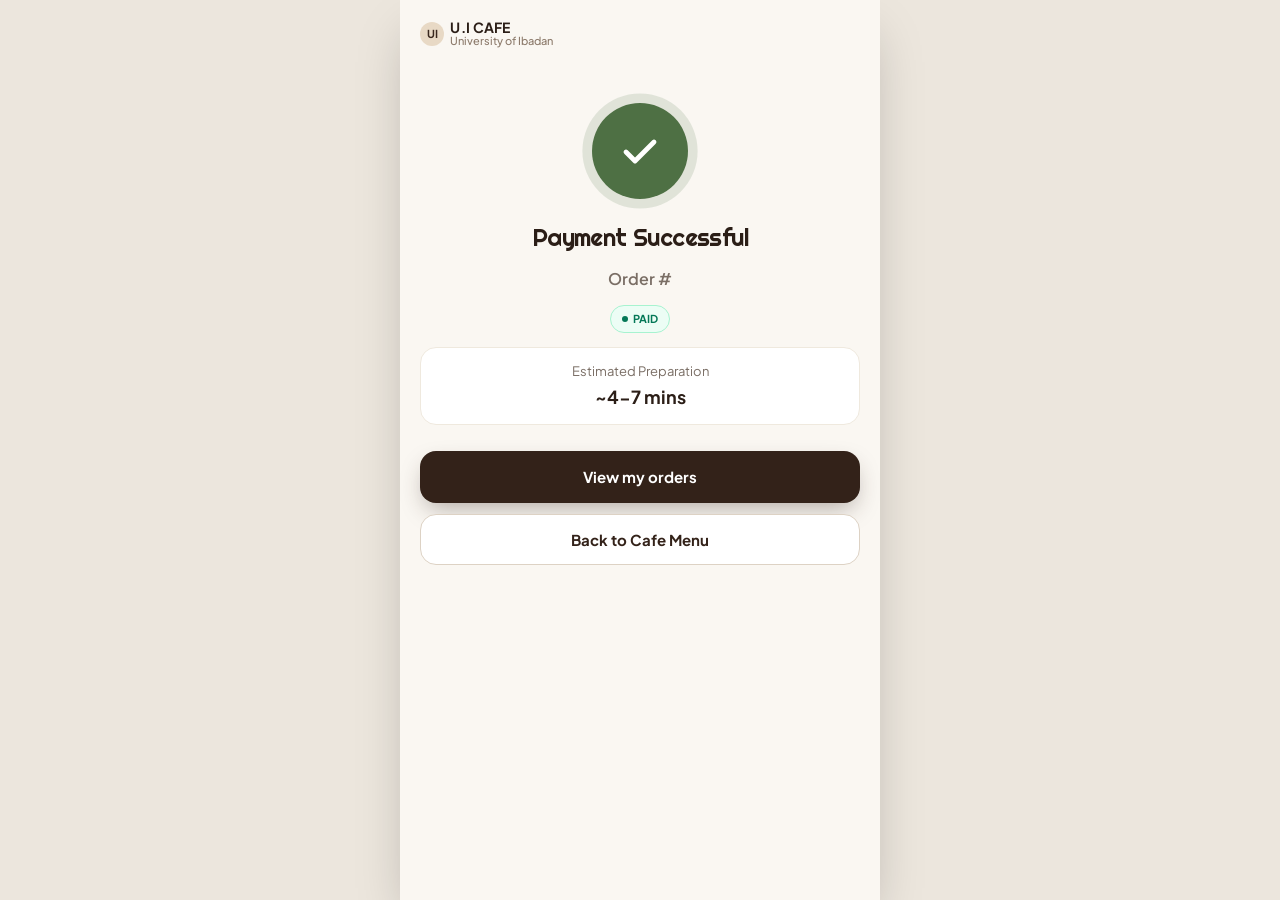
<file: payment-result.html>
<!DOCTYPE html>
<html lang="en">
<head>
    <meta charset="UTF-8">
    <meta name="viewport" content="width=device-width, initial-scale=1, viewport-fit=cover">
    <meta name="theme-color" content="#faf7f2">
    <link rel="preconnect" href="https://fonts.googleapis.com">
    <link rel="preconnect" href="https://fonts.gstatic.com" crossorigin>
    <link href="https://fonts.googleapis.com/css2?family=Plus+Jakarta+Sans:wght@400;500;600;700;800&family=Righteous&family=Roboto+Serif:opsz,wght@8..144,600&family=Secular+One&display=swap" rel="stylesheet">
    <link rel="stylesheet" href="style.css">
    <title>Payment result | U.I Cafe</title>
</head>
<body>
    <svg width="0" height="0" style="position:absolute" aria-hidden="true" focusable="false"><symbol id="i-cart" viewBox="0 0 24 24"><path d="M3 4h2.2l2.1 10.2a1.5 1.5 0 0 0 1.5 1.2h8.2a1.5 1.5 0 0 0 1.4-1l1.8-6.4H6.2"/><circle cx="9.5" cy="19.5" r="1.3"/><circle cx="17" cy="19.5" r="1.3"/></symbol><symbol id="i-search" viewBox="0 0 24 24"><circle cx="11" cy="11" r="6.5"/><path d="m20 20-4.2-4.2"/></symbol><symbol id="i-funnel" viewBox="0 0 24 24"><path d="M4 5h16l-6.2 7.4V19l-3.6-1.8v-4.8z"/></symbol><symbol id="i-x" viewBox="0 0 24 24"><path d="M6 6l12 12M18 6 6 18"/></symbol><symbol id="i-user" viewBox="0 0 24 24"><circle cx="12" cy="8" r="3.6"/><path d="M5 20c1.2-3.6 4-5.4 7-5.4s5.8 1.8 7 5.4"/></symbol><symbol id="i-eye" viewBox="0 0 24 24"><path d="M2.5 12S6 5.5 12 5.5 21.5 12 21.5 12 18 18.5 12 18.5 2.5 12 2.5 12Z"/><circle cx="12" cy="12" r="3"/></symbol><symbol id="i-eye-off" viewBox="0 0 24 24"><path d="M3 3l18 18"/><path d="M10.6 6a9.6 9.6 0 0 1 1.4-.1c6 0 9.5 6.1 9.5 6.1a16 16 0 0 1-3.2 3.7M6.6 7.4A16 16 0 0 0 2.5 12s3.5 6.5 9.5 6.5c1.5 0 2.8-.4 4-1M9.9 9.9a3 3 0 0 0 4.2 4.2"/></symbol><symbol id="i-chev-r" viewBox="0 0 24 24"><path d="m9 5 7 7-7 7"/></symbol><symbol id="i-chev-l" viewBox="0 0 24 24"><path d="m15 5-7 7 7 7"/></symbol><symbol id="i-arrow-r" viewBox="0 0 24 24"><path d="M4 12h16M14 6l6 6-6 6"/></symbol><symbol id="i-trash" viewBox="0 0 24 24"><path d="M4 7h16M10 11v6M14 11v6M6 7l1 12.2a1.5 1.5 0 0 0 1.5 1.3h7a1.5 1.5 0 0 0 1.5-1.3L18 7M9 7V4.5h6V7"/></symbol><symbol id="i-lock" viewBox="0 0 24 24"><rect x="5" y="10.5" width="14" height="10" rx="2.5"/><path d="M8.5 10.5V8a3.5 3.5 0 0 1 7 0v2.5"/></symbol><symbol id="i-bag" viewBox="0 0 24 24"><path d="M5 8h14l-1 12H6L5 8Z"/><path d="M9 8V6.5a3 3 0 0 1 6 0V8"/></symbol><symbol id="i-check" viewBox="0 0 24 24"><path d="m5 12.5 4.5 4.5L19 7.5"/></symbol><symbol id="i-alert" viewBox="0 0 24 24"><path d="M12 4.5v10"/><circle cx="12" cy="19" r="1" fill="currentColor"/></symbol><symbol id="i-clock" viewBox="0 0 24 24"><circle cx="12" cy="12" r="8.5"/><path d="M12 7.5V12l3 2"/></symbol><symbol id="i-cup" viewBox="0 0 24 24"><path d="M5 9h11v5a5 5 0 0 1-5 5h-1a5 5 0 0 1-5-5V9Z"/><path d="M16 10h1.5a2.5 2.5 0 0 1 0 5H16M8 4.5v2M11 4.5v2"/></symbol><symbol id="i-check-circle" viewBox="0 0 24 24"><circle cx="12" cy="12" r="8.5"/><path d="m8.5 12.3 2.5 2.5 4.5-5"/></symbol><symbol id="i-queue" viewBox="0 0 24 24"><path d="M5 6h14M5 12h14M5 18h9"/></symbol><symbol id="i-logout" viewBox="0 0 24 24"><path d="M10 4H6.5A1.5 1.5 0 0 0 5 5.5v13A1.5 1.5 0 0 0 6.5 20H10M15 8l4 4-4 4M19 12H9"/></symbol><symbol id="i-bank" viewBox="0 0 24 24"><path d="M3.5 9.5 12 4l8.5 5.5M5.5 10v7M10 10v7M14 10v7M18.5 10v7M3.5 20h17"/></symbol><symbol id="i-card" viewBox="0 0 24 24"><rect x="3" y="6" width="18" height="12" rx="2.5"/><path d="M3 10.5h18M6.5 15h3"/></symbol><symbol id="i-plus" viewBox="0 0 24 24"><path d="M12 5v14M5 12h14"/></symbol><symbol id="i-minus" viewBox="0 0 24 24"><path d="M5 12h14"/></symbol><symbol id="i-door" viewBox="0 0 24 24"><path d="M10 4H6.5A1.5 1.5 0 0 0 5 5.5v13A1.5 1.5 0 0 0 6.5 20H10M15 8l4 4-4 4M19 12H9"/></symbol></svg>
    <div class="app">
        <header class="topbar"><a class="brand" href="menu.html" aria-label="U.I Cafe, University of Ibadan"><span class="brand__badge" aria-hidden="true">UI</span><span class="brand__text"><b>U.I CAFE</b><small>University of Ibadan</small></span></a></header>

        <main class="result" id="payment-result">
            <div class="result__icon" id="result-icon"><svg class="i" aria-hidden="true"><use href="#i-check"/></svg></div>
            <h1 id="result-title">Payment Successful</h1>
            <p class="result__order" id="result-order">Order #</p>
            <span class="status-pill st-paid" id="result-pill">PAID</span>

            <div class="result__note" id="result-note"><span id="result-note-label">Estimated Preparation</span><b id="result-note-value">~4-7 mins</b></div>

            <div class="result__actions">
                <a class="btn btn-primary" id="result-primary" href="order.html">View my orders</a>
                <a class="btn btn-secondary" id="result-secondary" href="menu.html">Back to Cafe Menu</a>
                <button type="button" id="btn-cancel-order" class="text-btn" hidden>Cancel order</button>
            </div>
        </main>
    </div>

    <script src="js/app.js"></script>
    <script src="js/checkout.js"></script>
</body>
</html>
</file>
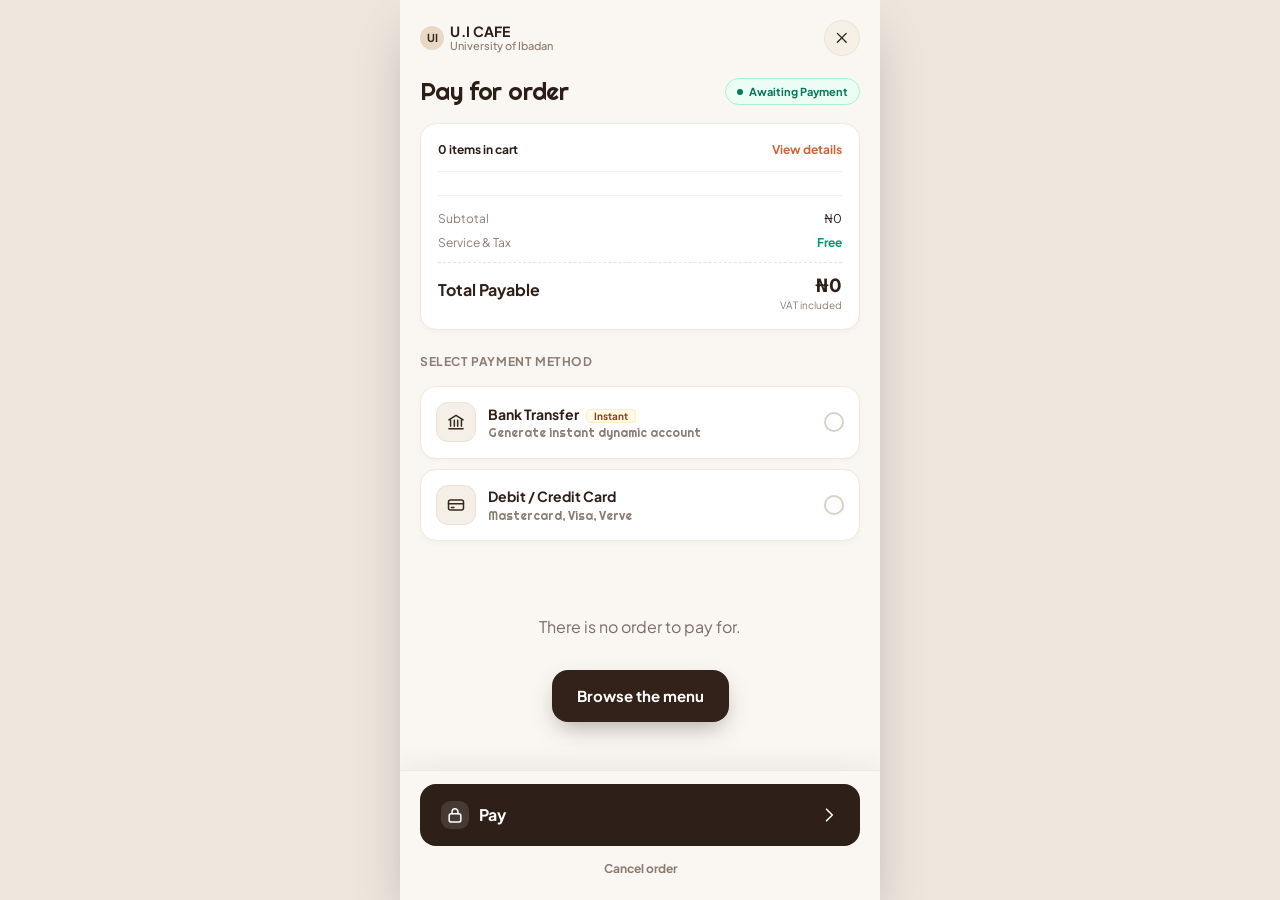
<file: payment.html>
<!DOCTYPE html>
<html lang="en">
<head>
    <meta charset="UTF-8">
    <meta name="viewport" content="width=device-width, initial-scale=1, viewport-fit=cover">
    <meta name="theme-color" content="#faf7f2">
    <link rel="preconnect" href="https://fonts.googleapis.com">
    <link rel="preconnect" href="https://fonts.gstatic.com" crossorigin>
    <link href="https://fonts.googleapis.com/css2?family=Plus+Jakarta+Sans:wght@400;500;600;700;800&family=Righteous&family=Roboto+Serif:opsz,wght@8..144,600&family=Secular+One&display=swap" rel="stylesheet">
    <link rel="stylesheet" href="style.css">
    <title>Pay for order | U.I Cafe</title>
</head>
<body>
    <svg width="0" height="0" style="position:absolute" aria-hidden="true" focusable="false"><symbol id="i-cart" viewBox="0 0 24 24"><path d="M3 4h2.2l2.1 10.2a1.5 1.5 0 0 0 1.5 1.2h8.2a1.5 1.5 0 0 0 1.4-1l1.8-6.4H6.2"/><circle cx="9.5" cy="19.5" r="1.3"/><circle cx="17" cy="19.5" r="1.3"/></symbol><symbol id="i-search" viewBox="0 0 24 24"><circle cx="11" cy="11" r="6.5"/><path d="m20 20-4.2-4.2"/></symbol><symbol id="i-funnel" viewBox="0 0 24 24"><path d="M4 5h16l-6.2 7.4V19l-3.6-1.8v-4.8z"/></symbol><symbol id="i-x" viewBox="0 0 24 24"><path d="M6 6l12 12M18 6 6 18"/></symbol><symbol id="i-user" viewBox="0 0 24 24"><circle cx="12" cy="8" r="3.6"/><path d="M5 20c1.2-3.6 4-5.4 7-5.4s5.8 1.8 7 5.4"/></symbol><symbol id="i-eye" viewBox="0 0 24 24"><path d="M2.5 12S6 5.5 12 5.5 21.5 12 21.5 12 18 18.5 12 18.5 2.5 12 2.5 12Z"/><circle cx="12" cy="12" r="3"/></symbol><symbol id="i-eye-off" viewBox="0 0 24 24"><path d="M3 3l18 18"/><path d="M10.6 6a9.6 9.6 0 0 1 1.4-.1c6 0 9.5 6.1 9.5 6.1a16 16 0 0 1-3.2 3.7M6.6 7.4A16 16 0 0 0 2.5 12s3.5 6.5 9.5 6.5c1.5 0 2.8-.4 4-1M9.9 9.9a3 3 0 0 0 4.2 4.2"/></symbol><symbol id="i-chev-r" viewBox="0 0 24 24"><path d="m9 5 7 7-7 7"/></symbol><symbol id="i-chev-l" viewBox="0 0 24 24"><path d="m15 5-7 7 7 7"/></symbol><symbol id="i-arrow-r" viewBox="0 0 24 24"><path d="M4 12h16M14 6l6 6-6 6"/></symbol><symbol id="i-trash" viewBox="0 0 24 24"><path d="M4 7h16M10 11v6M14 11v6M6 7l1 12.2a1.5 1.5 0 0 0 1.5 1.3h7a1.5 1.5 0 0 0 1.5-1.3L18 7M9 7V4.5h6V7"/></symbol><symbol id="i-lock" viewBox="0 0 24 24"><rect x="5" y="10.5" width="14" height="10" rx="2.5"/><path d="M8.5 10.5V8a3.5 3.5 0 0 1 7 0v2.5"/></symbol><symbol id="i-bag" viewBox="0 0 24 24"><path d="M5 8h14l-1 12H6L5 8Z"/><path d="M9 8V6.5a3 3 0 0 1 6 0V8"/></symbol><symbol id="i-check" viewBox="0 0 24 24"><path d="m5 12.5 4.5 4.5L19 7.5"/></symbol><symbol id="i-alert" viewBox="0 0 24 24"><path d="M12 4.5v10"/><circle cx="12" cy="19" r="1" fill="currentColor"/></symbol><symbol id="i-clock" viewBox="0 0 24 24"><circle cx="12" cy="12" r="8.5"/><path d="M12 7.5V12l3 2"/></symbol><symbol id="i-cup" viewBox="0 0 24 24"><path d="M5 9h11v5a5 5 0 0 1-5 5h-1a5 5 0 0 1-5-5V9Z"/><path d="M16 10h1.5a2.5 2.5 0 0 1 0 5H16M8 4.5v2M11 4.5v2"/></symbol><symbol id="i-check-circle" viewBox="0 0 24 24"><circle cx="12" cy="12" r="8.5"/><path d="m8.5 12.3 2.5 2.5 4.5-5"/></symbol><symbol id="i-queue" viewBox="0 0 24 24"><path d="M5 6h14M5 12h14M5 18h9"/></symbol><symbol id="i-logout" viewBox="0 0 24 24"><path d="M10 4H6.5A1.5 1.5 0 0 0 5 5.5v13A1.5 1.5 0 0 0 6.5 20H10M15 8l4 4-4 4M19 12H9"/></symbol><symbol id="i-bank" viewBox="0 0 24 24"><path d="M3.5 9.5 12 4l8.5 5.5M5.5 10v7M10 10v7M14 10v7M18.5 10v7M3.5 20h17"/></symbol><symbol id="i-card" viewBox="0 0 24 24"><rect x="3" y="6" width="18" height="12" rx="2.5"/><path d="M3 10.5h18M6.5 15h3"/></symbol><symbol id="i-plus" viewBox="0 0 24 24"><path d="M12 5v14M5 12h14"/></symbol><symbol id="i-minus" viewBox="0 0 24 24"><path d="M5 12h14"/></symbol><symbol id="i-door" viewBox="0 0 24 24"><path d="M10 4H6.5A1.5 1.5 0 0 0 5 5.5v13A1.5 1.5 0 0 0 6.5 20H10M15 8l4 4-4 4M19 12H9"/></symbol></svg>
    <div class="app">
        <header class="topbar">
            <a class="brand" href="menu.html" aria-label="U.I Cafe, University of Ibadan"><span class="brand__badge" aria-hidden="true">UI</span><span class="brand__text"><b>U.I CAFE</b><small>University of Ibadan</small></span></a>
            <a class="round-btn round-btn--sm" href="cart.html" aria-label="Back to cart"><svg class="i" aria-hidden="true"><use href="#i-x"/></svg></a>
        </header>

        <main id="pay-body" class="pay-main" hidden>
            <div class="pay-title">
                <h1 class="page-title">Pay for order</h1>
                <span class="status-pill st-paid" style="--x:0">Awaiting Payment</span>
            </div>

            <section class="card" aria-label="Order summary">
                <div class="card__head"><span id="pay-items">0 items in cart</span><a href="cart.html">View details</a></div>
                <ul class="lines" id="pay-lines"></ul>
                <div class="tot">
                    <div class="tot-row"><span>Subtotal</span><span id="pay-subtotal">₦0</span></div>
                    <div class="tot-row"><span>Service &amp; Tax</span><span class="free">Free</span></div>
                    <div class="tot-grand"><span>Total Payable</span><div><strong id="pay-total">₦0</strong><small>VAT included</small></div></div>
                </div>
            </section>

            <h2 class="method-title" id="method-title">Select payment method</h2>
            <fieldset class="methods" aria-labelledby="method-title" id="methods">
                <label class="method">
                    <input type="radio" name="method" value="bank_transfer">
                    <span class="who"><span class="ico"><svg class="i" aria-hidden="true"><use href="#i-bank"/></svg></span><span><b>Bank Transfer</b><span class="tag">Instant</span><small>Generate instant dynamic account</small></span></span>
                    <span class="ring" aria-hidden="true"></span>
                </label>
                <label class="method">
                    <input type="radio" name="method" value="card">
                    <span class="who"><span class="ico"><svg class="i" aria-hidden="true"><use href="#i-card"/></svg></span><span><b>Debit / Credit Card</b><small>Mastercard, Visa, Verve</small></span></span>
                    <span class="ring" aria-hidden="true"></span>
                </label>
            </fieldset>
            <p class="field-error" id="method-error" role="alert"></p>
        </main>

        <div id="pay-empty" class="empty-state" hidden>
            <p>There is no order to pay for.</p>
            <a class="btn btn-primary" style="width:auto" href="menu.html">Browse the menu</a>
        </div>

        <div class="bottom-bar pay-bar" id="pay-bar" hidden>
            <button type="button" id="btn-pay" class="btn btn-split">
                <span class="left"><span class="tile"><svg class="i" aria-hidden="true"><use href="#i-lock"/></svg></span><span id="pay-label">Pay</span></span>
                <svg class="i" aria-hidden="true"><use href="#i-chev-r"/></svg>
            </button>
            <button type="button" id="btn-cancel" class="text-btn">Cancel order</button>
        </div>
    </div>

    <script src="js/app.js"></script>
    <script src="js/checkout.js"></script>
</body>
</html>
</file>
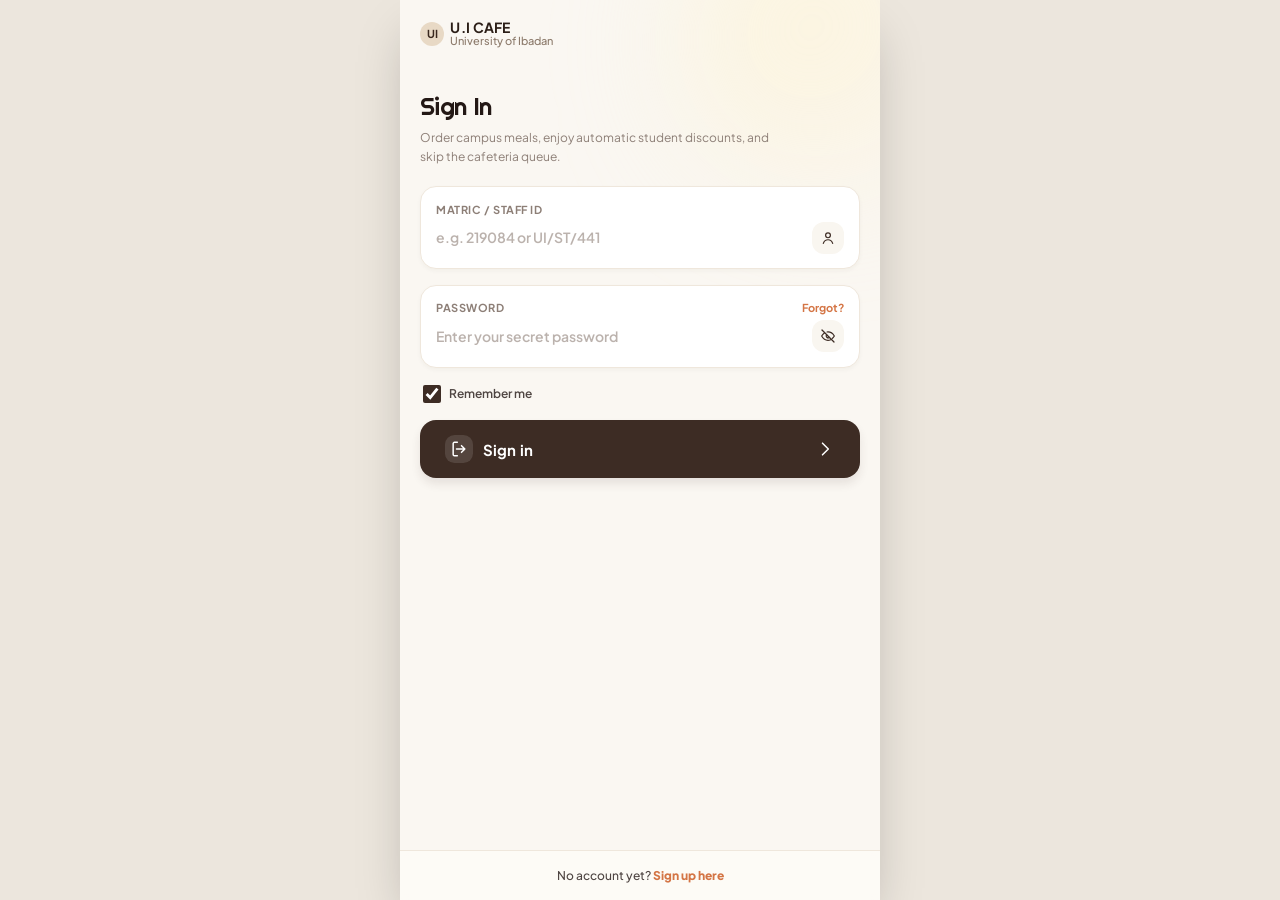
<file: signin.html>
<!DOCTYPE html>
<html lang="en">
<head>
    <meta charset="UTF-8">
    <meta name="viewport" content="width=device-width, initial-scale=1, viewport-fit=cover">
    <meta name="theme-color" content="#faf7f2">
    <link rel="preconnect" href="https://fonts.googleapis.com">
    <link rel="preconnect" href="https://fonts.gstatic.com" crossorigin>
    <link href="https://fonts.googleapis.com/css2?family=Plus+Jakarta+Sans:wght@400;500;600;700;800&family=Righteous&family=Roboto+Serif:opsz,wght@8..144,600&family=Secular+One&display=swap" rel="stylesheet">
    <link rel="stylesheet" href="style.css">
    <title>Sign in | U.I Cafe</title>
</head>
<body>
    <svg width="0" height="0" style="position:absolute" aria-hidden="true" focusable="false"><symbol id="i-cart" viewBox="0 0 24 24"><path d="M3 4h2.2l2.1 10.2a1.5 1.5 0 0 0 1.5 1.2h8.2a1.5 1.5 0 0 0 1.4-1l1.8-6.4H6.2"/><circle cx="9.5" cy="19.5" r="1.3"/><circle cx="17" cy="19.5" r="1.3"/></symbol><symbol id="i-search" viewBox="0 0 24 24"><circle cx="11" cy="11" r="6.5"/><path d="m20 20-4.2-4.2"/></symbol><symbol id="i-funnel" viewBox="0 0 24 24"><path d="M4 5h16l-6.2 7.4V19l-3.6-1.8v-4.8z"/></symbol><symbol id="i-x" viewBox="0 0 24 24"><path d="M6 6l12 12M18 6 6 18"/></symbol><symbol id="i-user" viewBox="0 0 24 24"><circle cx="12" cy="8" r="3.6"/><path d="M5 20c1.2-3.6 4-5.4 7-5.4s5.8 1.8 7 5.4"/></symbol><symbol id="i-eye" viewBox="0 0 24 24"><path d="M2.5 12S6 5.5 12 5.5 21.5 12 21.5 12 18 18.5 12 18.5 2.5 12 2.5 12Z"/><circle cx="12" cy="12" r="3"/></symbol><symbol id="i-eye-off" viewBox="0 0 24 24"><path d="M3 3l18 18"/><path d="M10.6 6a9.6 9.6 0 0 1 1.4-.1c6 0 9.5 6.1 9.5 6.1a16 16 0 0 1-3.2 3.7M6.6 7.4A16 16 0 0 0 2.5 12s3.5 6.5 9.5 6.5c1.5 0 2.8-.4 4-1M9.9 9.9a3 3 0 0 0 4.2 4.2"/></symbol><symbol id="i-chev-r" viewBox="0 0 24 24"><path d="m9 5 7 7-7 7"/></symbol><symbol id="i-chev-l" viewBox="0 0 24 24"><path d="m15 5-7 7 7 7"/></symbol><symbol id="i-arrow-r" viewBox="0 0 24 24"><path d="M4 12h16M14 6l6 6-6 6"/></symbol><symbol id="i-trash" viewBox="0 0 24 24"><path d="M4 7h16M10 11v6M14 11v6M6 7l1 12.2a1.5 1.5 0 0 0 1.5 1.3h7a1.5 1.5 0 0 0 1.5-1.3L18 7M9 7V4.5h6V7"/></symbol><symbol id="i-lock" viewBox="0 0 24 24"><rect x="5" y="10.5" width="14" height="10" rx="2.5"/><path d="M8.5 10.5V8a3.5 3.5 0 0 1 7 0v2.5"/></symbol><symbol id="i-bag" viewBox="0 0 24 24"><path d="M5 8h14l-1 12H6L5 8Z"/><path d="M9 8V6.5a3 3 0 0 1 6 0V8"/></symbol><symbol id="i-check" viewBox="0 0 24 24"><path d="m5 12.5 4.5 4.5L19 7.5"/></symbol><symbol id="i-alert" viewBox="0 0 24 24"><path d="M12 4.5v10"/><circle cx="12" cy="19" r="1" fill="currentColor"/></symbol><symbol id="i-clock" viewBox="0 0 24 24"><circle cx="12" cy="12" r="8.5"/><path d="M12 7.5V12l3 2"/></symbol><symbol id="i-cup" viewBox="0 0 24 24"><path d="M5 9h11v5a5 5 0 0 1-5 5h-1a5 5 0 0 1-5-5V9Z"/><path d="M16 10h1.5a2.5 2.5 0 0 1 0 5H16M8 4.5v2M11 4.5v2"/></symbol><symbol id="i-check-circle" viewBox="0 0 24 24"><circle cx="12" cy="12" r="8.5"/><path d="m8.5 12.3 2.5 2.5 4.5-5"/></symbol><symbol id="i-queue" viewBox="0 0 24 24"><path d="M5 6h14M5 12h14M5 18h9"/></symbol><symbol id="i-logout" viewBox="0 0 24 24"><path d="M10 4H6.5A1.5 1.5 0 0 0 5 5.5v13A1.5 1.5 0 0 0 6.5 20H10M15 8l4 4-4 4M19 12H9"/></symbol><symbol id="i-bank" viewBox="0 0 24 24"><path d="M3.5 9.5 12 4l8.5 5.5M5.5 10v7M10 10v7M14 10v7M18.5 10v7M3.5 20h17"/></symbol><symbol id="i-card" viewBox="0 0 24 24"><rect x="3" y="6" width="18" height="12" rx="2.5"/><path d="M3 10.5h18M6.5 15h3"/></symbol><symbol id="i-plus" viewBox="0 0 24 24"><path d="M12 5v14M5 12h14"/></symbol><symbol id="i-minus" viewBox="0 0 24 24"><path d="M5 12h14"/></symbol><symbol id="i-door" viewBox="0 0 24 24"><path d="M10 4H6.5A1.5 1.5 0 0 0 5 5.5v13A1.5 1.5 0 0 0 6.5 20H10M15 8l4 4-4 4M19 12H9"/></symbol></svg>
    <div class="app app--auth">
        <header class="topbar"><a class="brand" href="welcome.html" aria-label="U.I Cafe, University of Ibadan"><span class="brand__badge" aria-hidden="true">UI</span><span class="brand__text"><b>U.I CAFE</b><small>University of Ibadan</small></span></a></header>

        <main class="auth">
            <h1 class="auth__title">Sign In</h1>
            <p class="auth__lead">Order campus meals, enjoy automatic student discounts, and skip the cafeteria queue.</p>

            <form id="login-form" data-form="signin" action="#" method="post" novalidate>
                <div class="field-group">
                    <div class="field-card">
                        <div class="field-card__head"><label for="login-matric">Matric / Staff ID</label></div>
                        <div class="field-card__row"><input type="text" id="login-matric" name="matric_number" data-rule="matric" placeholder="e.g. 219084 or UI/ST/441" autocomplete="username" aria-describedby="login-matric-error" required maxlength="20" autocapitalize="characters"><span class="icon-tile" aria-hidden="true"><svg class="i" aria-hidden="true"><use href="#i-user"/></svg></span></div>
                    </div>
                    <p class="field-error" id="login-matric-error"></p>
                </div>
                <div class="field-group">
                    <div class="field-card">
                        <div class="field-card__head"><label for="login-password">Password</label><button type="button" id="forgot-password" class="forgot">Forgot?</button></div>
                        <div class="field-card__row"><input type="password" id="login-password" name="password" data-rule="login-password" placeholder="Enter your secret password" autocomplete="current-password" aria-describedby="login-password-error" required ><button type="button" class="toggle-password icon-tile" aria-controls="login-password" aria-pressed="false" aria-label="Show password" data-label="password"><svg class="i" aria-hidden="true"><use href="#i-eye-off"/></svg></button></div>
                    </div>
                    <p class="field-error" id="login-password-error"></p>
                </div>
                <label class="remember"><input type="checkbox" name="remember" id="login-remember" checked> Remember me</label>
                <button type="submit" id="login-btn" class="btn btn-signin btn-split">
                    <span class="left"><span class="tile"><svg class="i" aria-hidden="true"><use href="#i-door"/></svg></span><span class="label">Sign in</span></span>
                    <svg class="i" aria-hidden="true"><use href="#i-chev-r"/></svg>
                </button>
            </form>
        </main>

        <footer class="auth-foot"><p style="margin:0">No account yet? <a href="signup.html">Sign up here</a></p></footer>
    </div>

    <script src="js/app.js"></script>
    <script src="js/auth.js"></script>
</body>
</html>
</file>
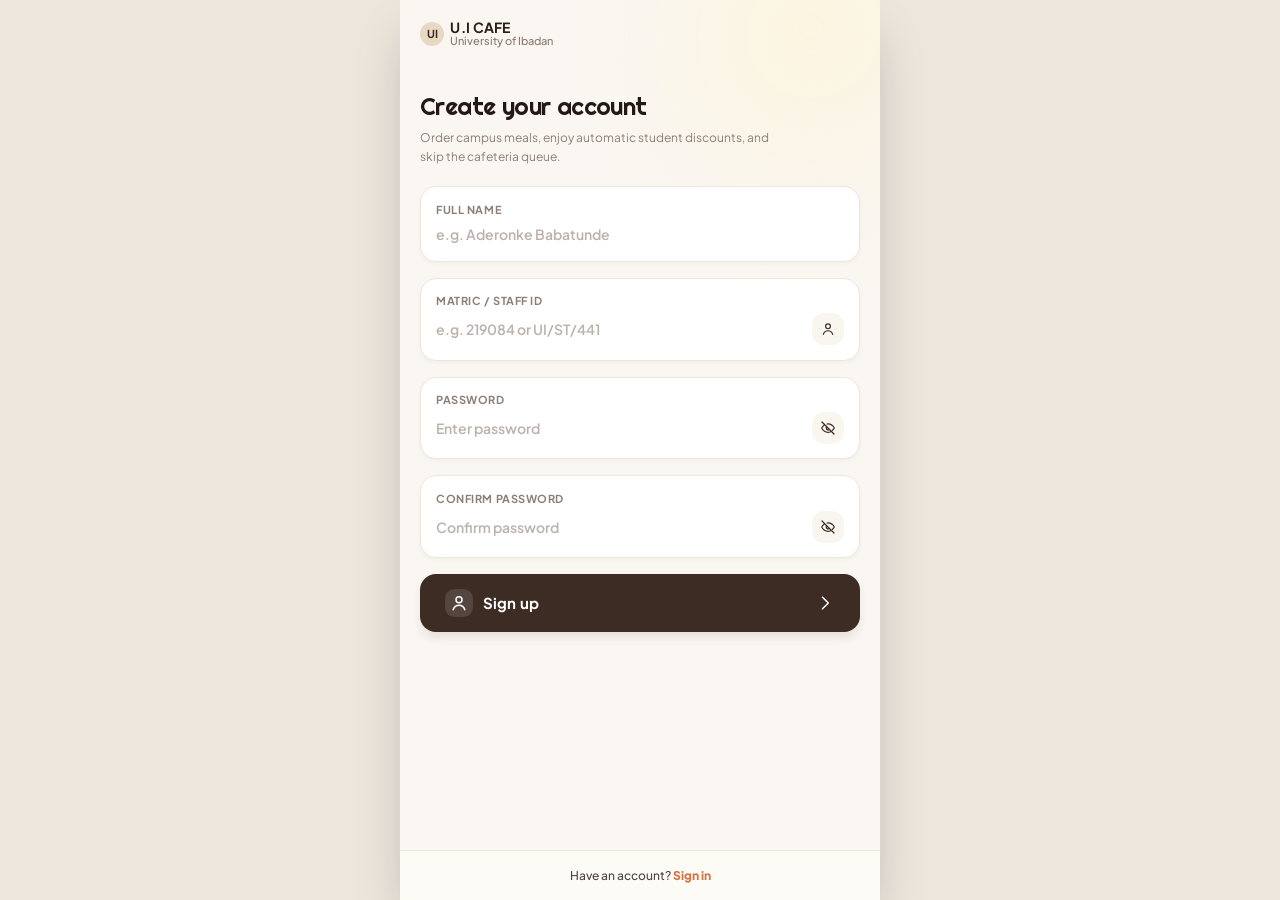
<file: signup.html>
<!DOCTYPE html>
<html lang="en">
<head>
    <meta charset="UTF-8">
    <meta name="viewport" content="width=device-width, initial-scale=1, viewport-fit=cover">
    <meta name="theme-color" content="#faf7f2">
    <link rel="preconnect" href="https://fonts.googleapis.com">
    <link rel="preconnect" href="https://fonts.gstatic.com" crossorigin>
    <link href="https://fonts.googleapis.com/css2?family=Plus+Jakarta+Sans:wght@400;500;600;700;800&family=Righteous&family=Roboto+Serif:opsz,wght@8..144,600&family=Secular+One&display=swap" rel="stylesheet">
    <link rel="stylesheet" href="style.css">
    <title>Create account | U.I Cafe</title>
</head>
<body>
    <svg width="0" height="0" style="position:absolute" aria-hidden="true" focusable="false"><symbol id="i-cart" viewBox="0 0 24 24"><path d="M3 4h2.2l2.1 10.2a1.5 1.5 0 0 0 1.5 1.2h8.2a1.5 1.5 0 0 0 1.4-1l1.8-6.4H6.2"/><circle cx="9.5" cy="19.5" r="1.3"/><circle cx="17" cy="19.5" r="1.3"/></symbol><symbol id="i-search" viewBox="0 0 24 24"><circle cx="11" cy="11" r="6.5"/><path d="m20 20-4.2-4.2"/></symbol><symbol id="i-funnel" viewBox="0 0 24 24"><path d="M4 5h16l-6.2 7.4V19l-3.6-1.8v-4.8z"/></symbol><symbol id="i-x" viewBox="0 0 24 24"><path d="M6 6l12 12M18 6 6 18"/></symbol><symbol id="i-user" viewBox="0 0 24 24"><circle cx="12" cy="8" r="3.6"/><path d="M5 20c1.2-3.6 4-5.4 7-5.4s5.8 1.8 7 5.4"/></symbol><symbol id="i-eye" viewBox="0 0 24 24"><path d="M2.5 12S6 5.5 12 5.5 21.5 12 21.5 12 18 18.5 12 18.5 2.5 12 2.5 12Z"/><circle cx="12" cy="12" r="3"/></symbol><symbol id="i-eye-off" viewBox="0 0 24 24"><path d="M3 3l18 18"/><path d="M10.6 6a9.6 9.6 0 0 1 1.4-.1c6 0 9.5 6.1 9.5 6.1a16 16 0 0 1-3.2 3.7M6.6 7.4A16 16 0 0 0 2.5 12s3.5 6.5 9.5 6.5c1.5 0 2.8-.4 4-1M9.9 9.9a3 3 0 0 0 4.2 4.2"/></symbol><symbol id="i-chev-r" viewBox="0 0 24 24"><path d="m9 5 7 7-7 7"/></symbol><symbol id="i-chev-l" viewBox="0 0 24 24"><path d="m15 5-7 7 7 7"/></symbol><symbol id="i-arrow-r" viewBox="0 0 24 24"><path d="M4 12h16M14 6l6 6-6 6"/></symbol><symbol id="i-trash" viewBox="0 0 24 24"><path d="M4 7h16M10 11v6M14 11v6M6 7l1 12.2a1.5 1.5 0 0 0 1.5 1.3h7a1.5 1.5 0 0 0 1.5-1.3L18 7M9 7V4.5h6V7"/></symbol><symbol id="i-lock" viewBox="0 0 24 24"><rect x="5" y="10.5" width="14" height="10" rx="2.5"/><path d="M8.5 10.5V8a3.5 3.5 0 0 1 7 0v2.5"/></symbol><symbol id="i-bag" viewBox="0 0 24 24"><path d="M5 8h14l-1 12H6L5 8Z"/><path d="M9 8V6.5a3 3 0 0 1 6 0V8"/></symbol><symbol id="i-check" viewBox="0 0 24 24"><path d="m5 12.5 4.5 4.5L19 7.5"/></symbol><symbol id="i-alert" viewBox="0 0 24 24"><path d="M12 4.5v10"/><circle cx="12" cy="19" r="1" fill="currentColor"/></symbol><symbol id="i-clock" viewBox="0 0 24 24"><circle cx="12" cy="12" r="8.5"/><path d="M12 7.5V12l3 2"/></symbol><symbol id="i-cup" viewBox="0 0 24 24"><path d="M5 9h11v5a5 5 0 0 1-5 5h-1a5 5 0 0 1-5-5V9Z"/><path d="M16 10h1.5a2.5 2.5 0 0 1 0 5H16M8 4.5v2M11 4.5v2"/></symbol><symbol id="i-check-circle" viewBox="0 0 24 24"><circle cx="12" cy="12" r="8.5"/><path d="m8.5 12.3 2.5 2.5 4.5-5"/></symbol><symbol id="i-queue" viewBox="0 0 24 24"><path d="M5 6h14M5 12h14M5 18h9"/></symbol><symbol id="i-logout" viewBox="0 0 24 24"><path d="M10 4H6.5A1.5 1.5 0 0 0 5 5.5v13A1.5 1.5 0 0 0 6.5 20H10M15 8l4 4-4 4M19 12H9"/></symbol><symbol id="i-bank" viewBox="0 0 24 24"><path d="M3.5 9.5 12 4l8.5 5.5M5.5 10v7M10 10v7M14 10v7M18.5 10v7M3.5 20h17"/></symbol><symbol id="i-card" viewBox="0 0 24 24"><rect x="3" y="6" width="18" height="12" rx="2.5"/><path d="M3 10.5h18M6.5 15h3"/></symbol><symbol id="i-plus" viewBox="0 0 24 24"><path d="M12 5v14M5 12h14"/></symbol><symbol id="i-minus" viewBox="0 0 24 24"><path d="M5 12h14"/></symbol><symbol id="i-door" viewBox="0 0 24 24"><path d="M10 4H6.5A1.5 1.5 0 0 0 5 5.5v13A1.5 1.5 0 0 0 6.5 20H10M15 8l4 4-4 4M19 12H9"/></symbol></svg>
    <div class="app app--auth">
        <header class="topbar"><a class="brand" href="welcome.html" aria-label="U.I Cafe, University of Ibadan"><span class="brand__badge" aria-hidden="true">UI</span><span class="brand__text"><b>U.I CAFE</b><small>University of Ibadan</small></span></a></header>

        <main class="auth">
            <h1 class="auth__title">Create your account</h1>
            <p class="auth__lead">Order campus meals, enjoy automatic student discounts, and skip the cafeteria queue.</p>

            <form id="signup-form" data-form="signup" action="#" method="post" novalidate>
                <div class="field-group">
                    <div class="field-card">
                        <div class="field-card__head"><label for="signup-name">Full name</label></div>
                        <div class="field-card__row"><input type="text" id="signup-name" name="full_name" data-rule="name" placeholder="e.g. Aderonke Babatunde" autocomplete="name" aria-describedby="signup-name-error" required ></div>
                    </div>
                    <p class="field-error" id="signup-name-error"></p>
                </div>
                <div class="field-group">
                    <div class="field-card">
                        <div class="field-card__head"><label for="signup-matric">Matric / Staff ID</label></div>
                        <div class="field-card__row"><input type="text" id="signup-matric" name="matric_number" data-rule="matric" placeholder="e.g. 219084 or UI/ST/441" autocomplete="username" aria-describedby="signup-matric-error" required maxlength="20" autocapitalize="characters"><span class="icon-tile" aria-hidden="true"><svg class="i" aria-hidden="true"><use href="#i-user"/></svg></span></div>
                    </div>
                    <p class="field-error" id="signup-matric-error"></p>
                </div>
                <div class="field-group">
                    <div class="field-card">
                        <div class="field-card__head"><label for="signup-password">Password</label></div>
                        <div class="field-card__row"><input type="password" id="signup-password" name="password" data-rule="new-password" placeholder="Enter password" autocomplete="new-password" aria-describedby="signup-password-error" required minlength="8"><button type="button" class="toggle-password icon-tile" aria-controls="signup-password" aria-pressed="false" aria-label="Show password" data-label="password"><svg class="i" aria-hidden="true"><use href="#i-eye-off"/></svg></button></div>
                    </div>
                    <p class="field-error" id="signup-password-error"></p>
                </div>
                <div class="field-group">
                    <div class="field-card">
                        <div class="field-card__head"><label for="signup-confirm">Confirm password</label></div>
                        <div class="field-card__row"><input type="password" id="signup-confirm" name="confirm_password" data-rule="confirm" placeholder="Confirm password" autocomplete="new-password" aria-describedby="signup-confirm-error" required minlength="8"><button type="button" class="toggle-password icon-tile" aria-controls="signup-confirm" aria-pressed="false" aria-label="Show confirm password" data-label="confirm password"><svg class="i" aria-hidden="true"><use href="#i-eye-off"/></svg></button></div>
                    </div>
                    <p class="field-error" id="signup-confirm-error"></p>
                </div>
                <button type="submit" id="btn-signup-submit" class="btn btn-signin btn-split">
                    <span class="left"><span class="tile"><svg class="i" aria-hidden="true"><use href="#i-user"/></svg></span><span class="label">Sign up</span></span>
                    <svg class="i" aria-hidden="true"><use href="#i-chev-r"/></svg>
                </button>
            </form>
        </main>

        <footer class="auth-foot"><p style="margin:0">Have an account? <a href="signin.html">Sign in</a></p></footer>
    </div>

    <script src="js/app.js"></script>
    <script src="js/auth.js"></script>
</body>
</html>
</file>
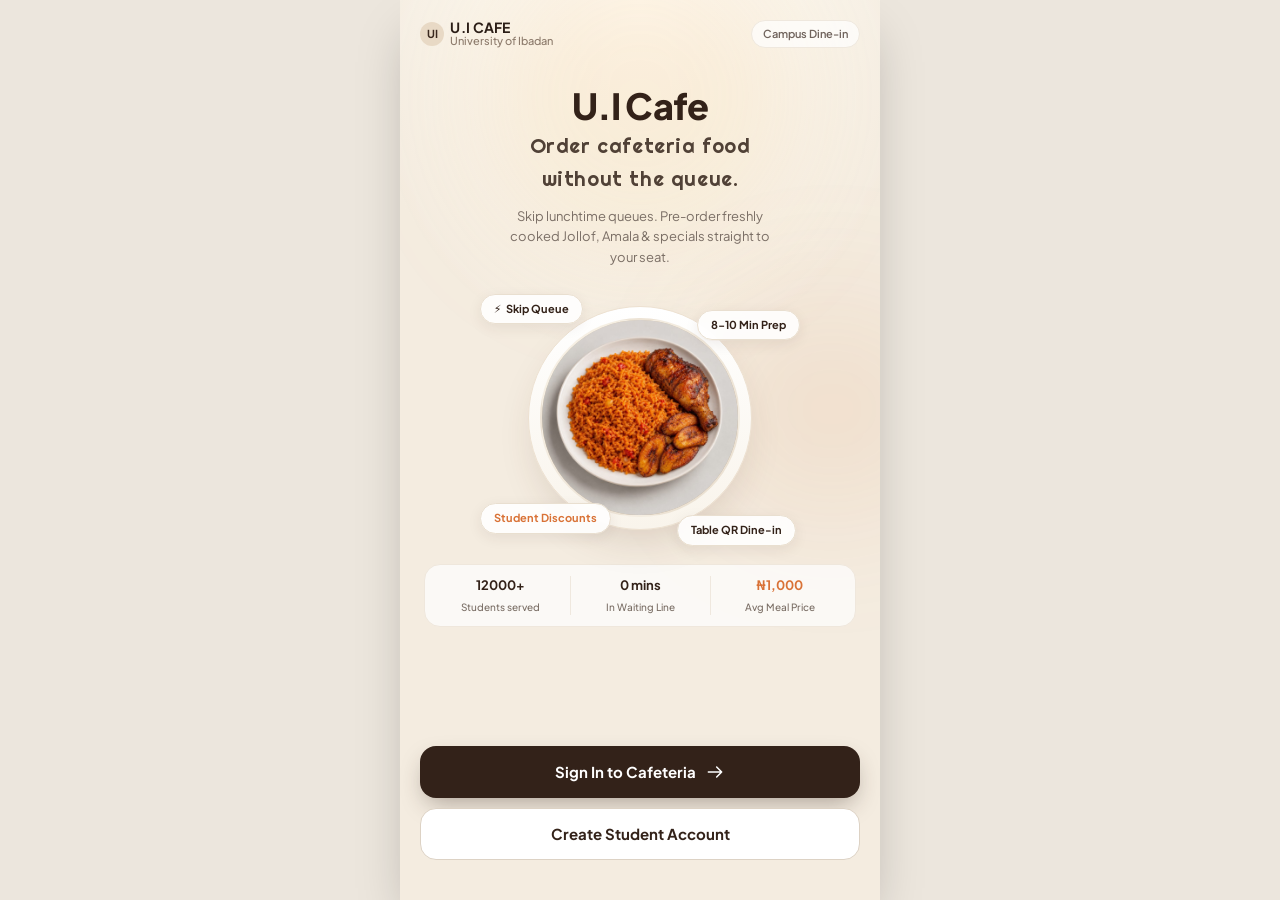
<file: welcome.html>
<!DOCTYPE html>
<html lang="en">
<head>
    <meta charset="UTF-8">
    <meta name="viewport" content="width=device-width, initial-scale=1, viewport-fit=cover">
    <meta name="theme-color" content="#faf7f2">
    <link rel="preconnect" href="https://fonts.googleapis.com">
    <link rel="preconnect" href="https://fonts.gstatic.com" crossorigin>
    <link href="https://fonts.googleapis.com/css2?family=Plus+Jakarta+Sans:wght@400;500;600;700;800&family=Righteous&family=Roboto+Serif:opsz,wght@8..144,600&family=Secular+One&display=swap" rel="stylesheet">
    <link rel="stylesheet" href="style.css">
    <title>Welcome | U.I Cafe</title>
</head>
<body>
    <svg width="0" height="0" style="position:absolute" aria-hidden="true" focusable="false"><symbol id="i-cart" viewBox="0 0 24 24"><path d="M3 4h2.2l2.1 10.2a1.5 1.5 0 0 0 1.5 1.2h8.2a1.5 1.5 0 0 0 1.4-1l1.8-6.4H6.2"/><circle cx="9.5" cy="19.5" r="1.3"/><circle cx="17" cy="19.5" r="1.3"/></symbol><symbol id="i-search" viewBox="0 0 24 24"><circle cx="11" cy="11" r="6.5"/><path d="m20 20-4.2-4.2"/></symbol><symbol id="i-funnel" viewBox="0 0 24 24"><path d="M4 5h16l-6.2 7.4V19l-3.6-1.8v-4.8z"/></symbol><symbol id="i-x" viewBox="0 0 24 24"><path d="M6 6l12 12M18 6 6 18"/></symbol><symbol id="i-user" viewBox="0 0 24 24"><circle cx="12" cy="8" r="3.6"/><path d="M5 20c1.2-3.6 4-5.4 7-5.4s5.8 1.8 7 5.4"/></symbol><symbol id="i-eye" viewBox="0 0 24 24"><path d="M2.5 12S6 5.5 12 5.5 21.5 12 21.5 12 18 18.5 12 18.5 2.5 12 2.5 12Z"/><circle cx="12" cy="12" r="3"/></symbol><symbol id="i-eye-off" viewBox="0 0 24 24"><path d="M3 3l18 18"/><path d="M10.6 6a9.6 9.6 0 0 1 1.4-.1c6 0 9.5 6.1 9.5 6.1a16 16 0 0 1-3.2 3.7M6.6 7.4A16 16 0 0 0 2.5 12s3.5 6.5 9.5 6.5c1.5 0 2.8-.4 4-1M9.9 9.9a3 3 0 0 0 4.2 4.2"/></symbol><symbol id="i-chev-r" viewBox="0 0 24 24"><path d="m9 5 7 7-7 7"/></symbol><symbol id="i-chev-l" viewBox="0 0 24 24"><path d="m15 5-7 7 7 7"/></symbol><symbol id="i-arrow-r" viewBox="0 0 24 24"><path d="M4 12h16M14 6l6 6-6 6"/></symbol><symbol id="i-trash" viewBox="0 0 24 24"><path d="M4 7h16M10 11v6M14 11v6M6 7l1 12.2a1.5 1.5 0 0 0 1.5 1.3h7a1.5 1.5 0 0 0 1.5-1.3L18 7M9 7V4.5h6V7"/></symbol><symbol id="i-lock" viewBox="0 0 24 24"><rect x="5" y="10.5" width="14" height="10" rx="2.5"/><path d="M8.5 10.5V8a3.5 3.5 0 0 1 7 0v2.5"/></symbol><symbol id="i-bag" viewBox="0 0 24 24"><path d="M5 8h14l-1 12H6L5 8Z"/><path d="M9 8V6.5a3 3 0 0 1 6 0V8"/></symbol><symbol id="i-check" viewBox="0 0 24 24"><path d="m5 12.5 4.5 4.5L19 7.5"/></symbol><symbol id="i-alert" viewBox="0 0 24 24"><path d="M12 4.5v10"/><circle cx="12" cy="19" r="1" fill="currentColor"/></symbol><symbol id="i-clock" viewBox="0 0 24 24"><circle cx="12" cy="12" r="8.5"/><path d="M12 7.5V12l3 2"/></symbol><symbol id="i-cup" viewBox="0 0 24 24"><path d="M5 9h11v5a5 5 0 0 1-5 5h-1a5 5 0 0 1-5-5V9Z"/><path d="M16 10h1.5a2.5 2.5 0 0 1 0 5H16M8 4.5v2M11 4.5v2"/></symbol><symbol id="i-check-circle" viewBox="0 0 24 24"><circle cx="12" cy="12" r="8.5"/><path d="m8.5 12.3 2.5 2.5 4.5-5"/></symbol><symbol id="i-queue" viewBox="0 0 24 24"><path d="M5 6h14M5 12h14M5 18h9"/></symbol><symbol id="i-logout" viewBox="0 0 24 24"><path d="M10 4H6.5A1.5 1.5 0 0 0 5 5.5v13A1.5 1.5 0 0 0 6.5 20H10M15 8l4 4-4 4M19 12H9"/></symbol><symbol id="i-bank" viewBox="0 0 24 24"><path d="M3.5 9.5 12 4l8.5 5.5M5.5 10v7M10 10v7M14 10v7M18.5 10v7M3.5 20h17"/></symbol><symbol id="i-card" viewBox="0 0 24 24"><rect x="3" y="6" width="18" height="12" rx="2.5"/><path d="M3 10.5h18M6.5 15h3"/></symbol><symbol id="i-plus" viewBox="0 0 24 24"><path d="M12 5v14M5 12h14"/></symbol><symbol id="i-minus" viewBox="0 0 24 24"><path d="M5 12h14"/></symbol><symbol id="i-door" viewBox="0 0 24 24"><path d="M10 4H6.5A1.5 1.5 0 0 0 5 5.5v13A1.5 1.5 0 0 0 6.5 20H10M15 8l4 4-4 4M19 12H9"/></symbol></svg>
    <div class="app app--welcome">
        <header class="topbar">
            <a class="brand" href="welcome.html" aria-label="U.I Cafe, University of Ibadan"><span class="brand__badge" aria-hidden="true">UI</span><span class="brand__text"><b>U.I CAFE</b><small>University of Ibadan</small></span></a>
            <span class="chip-pill">Campus Dine-in</span>
        </header>

        <main class="welcome">
            <h1 class="welcome__logo">U.I Cafe</h1>
            <p class="welcome__slogan">Order cafeteria food<br>without the queue.</p>
            <p class="welcome__sub">Skip lunchtime queues. Pre-order freshly cooked Jollof, Amala &amp; specials straight to your seat.</p>

            <div class="hero-dish">
                <div class="plate">
                    <div class="plate__inner" data-emoji="🍛">
                        <img src="images/hero.jpg" alt="Jollof rice with roasted chicken and fried plantain" width="224" height="224">
                    </div>
                </div>
                <span class="float float--tl"><span aria-hidden="true">⚡</span> Skip Queue</span>
                <span class="float float--tr">8-10 Min Prep</span>
                <span class="float float--bl">Student Discounts</span>
                <span class="float float--br">Table QR Dine-in</span>
            </div>

            <div class="stats-strip">
                <div><b>12000+</b><span>Students served</span></div>
                <div><b>0 mins</b><span>In Waiting Line</span></div>
                <div><b class="accent">₦1,000</b><span>Avg Meal Price</span></div>
            </div>

            <div class="cta">
                <a class="btn btn-primary" id="btn-signin" href="signin.html">Sign In to Cafeteria <svg class="i" aria-hidden="true"><use href="#i-arrow-r"/></svg></a>
                <a class="btn btn-secondary" id="btn-signup" href="signup.html">Create Student Account</a>
            </div>
        </main>
    </div>

    <script src="js/app.js"></script>
</body>
</html>
</file>
<file: style.css>
/* ==========================================================================
   U.I Cafe — style.css  (design v2: warm cream + espresso)
   Mobile-first; scales up to tablet / desktop.
   1 Tokens · 2 Base · 3 Shell · 4 Buttons · 5 Welcome · 6 Auth · 7 Menu ·
   8 Soup sheet · 9 Cart · 10 Payment · 11 Result · 12 Order status ·
   13 Admin · 14 Toast/Dialogs · 15 Utilities
   ========================================================================== */

/* 1. TOKENS ---------------------------------------------------------------- */
:root {
    --bg: #faf7f2;
    --bg-menu: #f7efe1;
    --ink: #2b1e17;
    --espresso: #332219;
    --btn: #3a281e;
    --brown: #4a3326;
    --coffee: #6f4e37;
    --muted: #7a6e65;
    --muted-2: #8c7a6b;
    --line: #ede3d5;
    --card-line: #efe7dc;
    --sand: #e8d9c5;
    --pill: #f0e4d0;
    --pill-line: #dfcbb5;
    --accent: #c86d44;
    --accent-text: #d47545;
    --amber: #eaa944;
    --red: #e1432e;
    --green: #3d834c;
    --danger: #b3261e;

    --f-ui: "Plus Jakarta Sans", system-ui, -apple-system, "Segoe UI", Roboto, sans-serif;
    --f-brand: "Righteous", "Plus Jakarta Sans", system-ui, sans-serif;
    --f-serif: "Roboto Serif", Georgia, "Times New Roman", serif;
    --f-num: "Secular One", "Plus Jakarta Sans", system-ui, sans-serif;

    --pad: 1.25rem;
    --safe-b: env(safe-area-inset-bottom, 0px);
    --shadow-card: 0 8px 15px rgb(43 26 18 / 0.06);
}

/* 2. BASE ------------------------------------------------------------------ */
*, *::before, *::after { box-sizing: border-box; }
html { -webkit-text-size-adjust: 100%; scroll-behavior: smooth; }
body {
    margin: 0;
    min-height: 100dvh;
    background: #ece6dd;
    color: var(--ink);
    font-family: var(--f-ui);
    font-size: 0.875rem;
    line-height: 1.45;
}
img, svg { display: block; max-width: 100%; }
h1, h2, h3, p { margin-top: 0; }
a { color: inherit; text-decoration: none; }
button, input { font: inherit; color: inherit; }
button { cursor: pointer; }
:focus-visible { outline: 3px solid var(--accent); outline-offset: 2px; }

.i { width: 1.25rem; height: 1.25rem; flex: none; fill: none; stroke: currentColor; stroke-width: 1.8; stroke-linecap: round; stroke-linejoin: round; }

@media (prefers-reduced-motion: reduce) {
    *, *::before, *::after { animation: none !important; transition: none !important; scroll-behavior: auto !important; }
}

/* 3. SHELL ----------------------------------------------------------------- */
.app {
    position: relative;
    display: flex;
    flex-direction: column;
    width: 100%;
    max-width: 30rem;
    min-height: 100dvh;
    margin-inline: auto;
    overflow-x: clip;
    background: var(--bg);
}
@media (min-width: 30.01rem) { .app { box-shadow: 0 25px 50px -12px rgb(0 0 0 / 0.25); } }
.app--wide { max-width: 76rem; }
.app--admin { max-width: 64rem; }
.page-menu .app { background: var(--bg-menu); }
.page-admin .app { background: linear-gradient(#fdfbf7, #f5ece3); }
.app > main { flex: 1; }

.topbar {
    position: relative;
    z-index: 5;
    display: flex;
    align-items: center;
    justify-content: space-between;
    gap: 0.75rem;
    padding: 1.25rem var(--pad) 0.5rem;
}
.brand { display: flex; align-items: center; gap: 0.4rem; flex-wrap: wrap; line-height: 1.1; }
.brand__badge {
    display: grid; place-items: center; width: 1.5rem; height: 1.5rem;
    border-radius: 50%; background: var(--sand); color: #3a281e; font-size: 0.6875rem; font-weight: 700;
}
.brand__text { display: flex; flex-direction: column; }
.brand b { font-size: 0.875rem; letter-spacing: 0.02em; color: var(--ink); }
.brand small { font-size: 0.6875rem; font-weight: 500; color: var(--muted-2); }
.brand--stack { flex-direction: column; align-items: flex-start; gap: 0; }
.brand--stack .brand__row { display: flex; align-items: center; gap: 0.4rem; }

.round-btn {
    display: grid; place-items: center; flex: none; width: 2.5rem; height: 2.5rem; padding: 0;
    border: 1px solid #e8dfd3; border-radius: 50%; background: #fff; color: var(--ink);
    box-shadow: 0 1px 1px rgb(0 0 0 / 0.05);
}
.round-btn--sm { width: 2.25rem; height: 2.25rem; background: #f6efe6; border-color: rgb(237 227 213 / 0.8); box-shadow: none; }
.round-btn .i { width: 1.1rem; height: 1.1rem; }
.topbar__left { display: flex; align-items: center; gap: 0.75rem; min-width: 0; }

.pill-link {
    display: inline-flex; align-items: center; gap: 0.5rem; padding: 0.45rem 0.8rem;
    border: 1px solid var(--pill-line); border-radius: 999px; background: var(--pill);
    font-size: 0.75rem; font-weight: 700; color: #2f1a10; white-space: nowrap;
}
.pill-link--light { background: rgb(255 255 255 / 0.8); border-color: #ebe2d5; color: #5b4336; font-weight: 600; }
.cart-link { position: relative; display: inline-flex; padding: 0.1rem; }
.cart-link .i { width: 1.25rem; height: 1.25rem; }
.cart-count {
    position: absolute; top: -0.45rem; right: -0.6rem; display: grid; place-items: center;
    min-width: 1rem; height: 1rem; padding: 0 0.2rem; border: 1px solid #fff; border-radius: 999px;
    background: var(--red); color: #fff; font-size: 0.5625rem; font-weight: 800; line-height: 1;
}
.cart-count[hidden] { display: none; }

.page-title { margin: 0; font: 400 1.5rem/1.3 var(--f-brand); letter-spacing: -0.025em; color: var(--ink); }
.eyebrow { margin: 0; font-size: 0.75rem; font-weight: 600; letter-spacing: 0.05em; text-transform: uppercase; color: var(--muted); }
.empty-state { display: grid; justify-items: center; gap: 1rem; padding: 3rem 1.5rem; text-align: center; font-size: 1rem; color: var(--muted); }
.empty-state[hidden], .empty-note[hidden] { display: none; }
.empty-note { padding: 2rem 1rem; text-align: center; color: var(--muted); }

.bottom-bar {
    position: sticky; bottom: 0; z-index: 20; display: grid; gap: 0.5rem;
    padding: 0.8rem var(--pad) calc(1rem + var(--safe-b));
    background: rgb(250 247 242 / 0.95); border-top: 1px solid #efe8dc; backdrop-filter: blur(12px);
    box-shadow: 0 -8px 24px rgb(46 31 24 / 0.06);
}

/* 4. BUTTONS --------------------------------------------------------------- */
.btn {
    display: flex; align-items: center; justify-content: center; gap: 0.6rem; width: 100%;
    padding: 0.875rem 1.5rem; border: 1px solid transparent; border-radius: 1rem;
    font-size: 0.9375rem; font-weight: 700; text-align: center;
    transition: transform 0.12s, background-color 0.15s, box-shadow 0.15s;
}
.btn:active { transform: translateY(1px); }
.btn:disabled { opacity: 0.5; cursor: not-allowed; transform: none; }
.btn-primary { background: var(--espresso); color: #fff; box-shadow: 0 10px 24px -6px rgb(51 34 25 / 0.38); }
.btn-primary:hover { background: #241810; }
.btn-secondary { background: #fff; color: var(--espresso); border-color: #ddd2c4; }
.btn-secondary:hover { background: #fbf7f1; }
.btn-split { justify-content: space-between; }
.btn-split .tile { display: grid; place-items: center; width: 1.75rem; height: 1.75rem; border-radius: 0.6rem; background: rgb(255 255 255 / 0.12); }
.btn-split .left { display: flex; align-items: center; gap: 0.6rem; }
.btn-split .right { display: flex; align-items: center; gap: 0.25rem; font-weight: 800; }
.text-btn { padding: 0.4rem 1rem; border: 0; background: none; font-size: 0.75rem; font-weight: 700; color: #8c7a70; }
.text-btn:hover { color: var(--ink); text-decoration: underline; }
.text-btn[hidden] { display: none; }
.link { color: var(--accent-text); font-weight: 800; }
.link:hover { text-decoration: underline; }

/* 5. WELCOME --------------------------------------------------------------- */
.app--welcome { background: radial-gradient(60% 40% at 50% 0%, #fffdf9, #faf6ee 55%, #f4ece0); }
.app--welcome::before, .app--welcome::after { content: ""; position: absolute; z-index: 0; border-radius: 50%; filter: blur(64px); pointer-events: none; }
.app--welcome::before { top: -4rem; left: 50%; width: 20rem; height: 20rem; margin-left: -10rem; background: rgb(234 169 68 / 0.15); }
.app--welcome::after { right: -5rem; top: 33%; width: 16rem; height: 14rem; background: rgb(217 114 54 / 0.1); }
.app--welcome > * { position: relative; z-index: 1; }
.chip-pill { padding: 0.3rem 0.7rem; border: 1px solid #efe8de; border-radius: 999px; background: rgb(255 255 255 / 0.7); font-size: 0.6875rem; font-weight: 600; color: rgb(51 34 25 / 0.7); }
.welcome { display: flex; flex-direction: column; padding: 1.5rem var(--pad) 1.5rem; text-align: center; }
.welcome__logo { margin: 0.5rem 0 0.4rem; font-size: 2.25rem; font-weight: 800; letter-spacing: -0.025em; line-height: 1; color: var(--espresso); }
.welcome__slogan { margin: 0 0 0.6rem; font: 400 1.25rem/1.65 var(--f-brand); letter-spacing: 0.03em; color: rgb(51 34 25 / 0.85); }
.welcome__sub { max-width: 17.5rem; margin: 0 auto; font-size: 0.8125rem; line-height: 1.6; color: #7a6e65; }

.hero-dish { position: relative; width: min(100%, 20rem); margin: 1.6rem auto 1.4rem; padding: 0.75rem; display: grid; place-items: center; }
.plate { width: clamp(11rem, 62vw, 14rem); aspect-ratio: 1; padding: 0.7rem; border: 1px solid #ede1d1; border-radius: 50%; background: linear-gradient(#fff, #f9f4eb); box-shadow: 0 18px 40px -12px rgb(90 52 28 / 0.18); }
.plate__inner { width: 100%; height: 100%; overflow: hidden; border: 2px solid rgb(255 255 255 / 0.6); border-radius: 50%; background: linear-gradient(135deg, #efe0c4, #c9ad87); box-shadow: inset 0 2px 4px 2px rgb(0 0 0 / 0.05); display: grid; place-items: center; }
.plate__inner img { width: 100%; height: 100%; object-fit: cover; }
[data-emoji].is-empty::after { content: attr(data-emoji); font-size: clamp(2.5rem, 12vw, 4rem); line-height: 1; }
.float {
    position: absolute; display: inline-flex; align-items: center; gap: 0.3rem; padding: 0.4rem 0.8rem;
    border: 1px solid #e9dfd0; border-radius: 999px; background: rgb(255 255 255 / 0.88); backdrop-filter: blur(8px);
    box-shadow: 0 4px 14px rgb(62 39 35 / 0.08); font-size: 0.6875rem; font-weight: 700; color: var(--espresso); white-space: nowrap;
}
.float--tl { top: 0; left: 0; } .float--tr { top: 1rem; right: 0; color: var(--espresso); }
.float--bl { bottom: 0.5rem; left: 0; color: #d97236; } .float--br { bottom: -0.25rem; right: 0.25rem; }

.stats-strip { display: grid; grid-template-columns: repeat(3, 1fr); margin: 0 0.25rem 1.5rem; padding: 0.7rem 0.4rem; border: 1px solid #efe7dc; border-radius: 1rem; background: rgb(255 255 255 / 0.7); }
.stats-strip > div + div { border-left: 1px solid #efe8de; }
.stats-strip b { display: block; font-size: 0.8125rem; color: var(--espresso); }
.stats-strip span { font-size: 0.625rem; font-weight: 500; color: #7a6e65; }
.stats-strip .accent { color: #d97236; }
.cta { display: grid; gap: 0.65rem; margin-top: auto; padding-top: 0.25rem; }
@media (min-width: 30.01rem) { .welcome { padding-bottom: 2.5rem; } }

/* 6. AUTH ------------------------------------------------------------------ */
.app--auth { background: linear-gradient(#faf7f2, #faf7f2); }
.app--auth::before { content: ""; position: absolute; top: -6rem; right: -6rem; width: 18rem; height: 18rem; border-radius: 50%; background: linear-gradient(135deg, rgb(254 243 199 / 0.6), rgb(255 237 213 / 0.2)); filter: blur(64px); pointer-events: none; }
.auth { position: relative; padding: 2.25rem var(--pad) 1.5rem; }
.auth__title { margin: 0 0 0.25rem; font: 400 1.5rem/1.35 var(--f-brand); letter-spacing: -0.025em; color: #231815; }
.auth__lead { margin: 0 0 1.25rem; max-width: 22rem; font-size: 0.75rem; line-height: 1.6; color: #8d7f77; }
.auth form { display: grid; gap: 1rem; }
.field-group { display: grid; gap: 0.3rem; }
.field-card {
    display: grid; gap: 0.25rem; padding: 0.9rem 0.95rem; border: 1px solid #efe7dc; border-radius: 1rem;
    background: #fff; box-shadow: 0 2px 4px rgb(61 44 36 / 0.04); transition: border-color 0.15s, box-shadow 0.15s;
}
.field-card:focus-within { border-color: var(--accent); box-shadow: 0 0 0 3px rgb(200 109 68 / 0.15); }
.field-card:has([aria-invalid="true"]) { border-color: var(--danger); }
.field-card__head { display: flex; align-items: center; justify-content: space-between; }
.field-card label { font-size: 0.6875rem; font-weight: 700; letter-spacing: 0.05em; text-transform: uppercase; color: #8d7f77; }
.field-card__row { display: flex; align-items: center; gap: 0.5rem; }
.field-card input { flex: 1; min-width: 0; padding: 0.15rem 0; border: 0; outline: 0; background: transparent; font-size: 0.875rem; font-weight: 600; color: #231815; }
.field-card input::placeholder { color: rgb(141 127 119 / 0.6); }
.icon-tile { display: grid; place-items: center; flex: none; width: 2rem; height: 2rem; padding: 0; border: 0; border-radius: 0.75rem; background: #f9f6f0; color: #3d2c24; }
.icon-tile .i { width: 1rem; height: 1rem; }
.forgot { padding: 0; border: 0; background: none; font-size: 0.6875rem; font-weight: 700; color: var(--accent-text); }
.forgot:hover { text-decoration: underline; }
.field-hint, .field-error { margin: 0 0.25rem; font-size: 0.75rem; }
.field-hint { color: #8d7f77; }
.field-error { color: var(--danger); font-weight: 600; }
.field-error:empty { display: none; }
.remember { display: flex; align-items: center; gap: 0.5rem; padding: 0.1rem 0.2rem; font-size: 0.75rem; font-weight: 600; color: rgb(35 24 21 / 0.8); }
.remember input { width: 1.1rem; height: 1.1rem; margin: 0; accent-color: #3d2c24; }
.btn-signin { background: #3d2c24; color: #fff; box-shadow: 0 6px 10px rgb(61 44 36 / 0.1); letter-spacing: 0.02em; }
.btn-signin:hover { background: #2e2019; }
.auth-foot {
    position: sticky; bottom: 0; display: grid; justify-items: center; padding: 1rem var(--pad) calc(1rem + var(--safe-b));
    border-top: 1px solid #efe7dc; background: rgb(253 251 247 / 0.9); backdrop-filter: blur(4px); font-size: 0.75rem; font-weight: 500; color: rgb(35 24 21 / 0.8);
}
.auth-foot a { color: var(--accent-text); font-weight: 800; }
.auth-foot a:hover { text-decoration: underline; }

/* 7. MENU ------------------------------------------------------------------ */
.menu-head { position: sticky; top: 0; z-index: 10; padding-bottom: 0.65rem; background: rgb(247 239 225 / 0.94); backdrop-filter: blur(10px); }
.menu-head .topbar { padding-bottom: 0.75rem; }
.search { position: relative; margin: 0 var(--pad); }
.search input {
    width: 100%; padding: 0.7rem 2.6rem; border: 1px solid var(--pill-line); border-radius: 999px; background: #fcf8f2;
    box-shadow: 0 1px 2px rgb(0 0 0 / 0.05); font-size: 0.75rem; color: #2e1f18;
}
.search input::placeholder { color: #9b826e; }
.search input::-webkit-search-cancel-button { display: none; }
.search .i { position: absolute; top: 50%; width: 1rem; height: 1rem; margin-top: -0.5rem; color: #6c5340; pointer-events: none; }
.search .i--l { left: 0.9rem; } .search .i--r { right: 0.8rem; }
.search__clear { position: absolute; top: 50%; right: 0.55rem; display: grid; place-items: center; width: 1.7rem; height: 1.7rem; margin-top: -0.85rem; padding: 0; border: 0; border-radius: 50%; background: transparent; color: #6c5340; }
.search__clear[hidden] { display: none; }
.chips { display: flex; gap: 0.5rem; margin-top: 0.8rem; padding: 0.1rem var(--pad); overflow-x: auto; scrollbar-width: none; }
.chips::-webkit-scrollbar { display: none; }
.chip { flex: none; padding: 0.25rem 0.8rem; border: 1px solid #3d271d; border-radius: 10px; background: #fcf8f2; color: #2e1f18; font-size: 0.75rem; font-weight: 500; transition: background-color 0.15s, color 0.15s; }
.chip:hover { background: #f1e6d3; }
.chip[aria-pressed="true"] { background: var(--coffee); color: #fff; }

.menu-main { padding: 0.9rem var(--pad) 2rem; }
.menu-grid { display: grid; gap: 1.1rem; grid-template-columns: 1fr; max-width: 24rem; margin-inline: auto; }
@media (min-width: 40rem) { .menu-grid { grid-template-columns: repeat(2, 1fr); max-width: none; } }
@media (min-width: 64rem) { .menu-grid { grid-template-columns: repeat(3, 1fr); gap: 1.4rem; } }

.meal-card { display: flex; flex-direction: column; gap: 0.75rem; padding: 0.85rem 0.85rem 1rem; border-radius: 1.14rem; background: var(--card, #eaebe4); color: var(--on, #4b3832); box-shadow: 0 2px 8px rgb(43 26 18 / 0.08); }
.meal-card[hidden] { display: none; }
.meal-media { display: grid; place-items: center; aspect-ratio: 279 / 173; overflow: hidden; border-radius: 23% / 37%; background: linear-gradient(135deg, #efe0c4, #c9ad87); }
.meal-media img { width: 100%; height: 100%; object-fit: cover; }
.meal-name { margin: 0.2rem 0.4rem 0; font: 400 1.6875rem/1.2 var(--f-brand); }
.meal-foot { display: flex; align-items: center; justify-content: space-between; gap: 0.5rem; margin: auto 0.2rem 0 0.4rem; }
.meal-price { margin: 0; font: 400 1.35rem var(--f-num); }
.add-cart-btn { padding: 0.35rem 1rem; border: 1.35px solid #6f4e37; border-radius: 27px; background: #fff; color: #6f4e37; font: 600 1.05rem/1.5 var(--f-serif); transition: background-color 0.15s, transform 0.12s; }
.add-cart-btn:hover { background: #fdf6ea; }
.add-cart-btn:active { transform: translateY(1px); }
.add-cart-btn:disabled { border-color: transparent; background: rgb(255 255 255 / 0.55); color: #6b5a4e; cursor: not-allowed; }
.meal-card.is-soldout .meal-media { filter: grayscale(1); opacity: 0.6; }
.meal-card--soup { --card: #e1e8d3; --on: #3d5236; }

.quickbar { position: sticky; bottom: 0; z-index: 15; display: flex; align-items: center; justify-content: space-between; gap: 1rem; padding: 0.7rem var(--pad) calc(0.7rem + var(--safe-b)); border-top: 1px solid #e3d3c1; background: rgb(251 247 238 / 0.95); backdrop-filter: blur(12px); box-shadow: 0 10px 15px -3px rgb(0 0 0 / 0.1); }
.quickbar[hidden] { display: none; }
.quickbar small { display: block; font-size: 0.625rem; font-weight: 700; letter-spacing: 0.05em; text-transform: uppercase; color: #8c6d53; }
.quickbar strong { font-size: 1rem; font-weight: 800; color: #2f1a10; }
.quickbar .go { display: inline-flex; align-items: center; gap: 0.5rem; padding: 0.65rem 1.5rem; border-radius: 999px; background: #2f1a10; color: #fff6eb; font-size: 0.75rem; font-weight: 700; box-shadow: 0 4px 6px -1px rgb(0 0 0 / 0.1); }
.quickbar .go .i { width: 1rem; height: 1rem; }

/* 8. SOUP SHEET ------------------------------------------------------------ */
dialog { color: var(--ink); }
.sheet { width: 100%; max-width: 30rem; max-height: none; height: 100dvh; margin: 0 auto; padding: 0; border: 0; background: #faf6f0; overflow: hidden; }
.sheet::backdrop { background: rgb(43 30 23 / 0.55); }
.sheet[open] { display: flex; flex-direction: column; animation: rise 0.25s ease-out; }
@keyframes rise { from { opacity: 0; transform: translateY(1.25rem); } }
.sheet__scroll { flex: 1; overflow-y: auto; padding: 0 var(--pad) 1rem; }
.sheet .topbar { padding-top: 1.5rem; }
.req-badge { display: inline-flex; align-items: center; gap: 0.5rem; margin-top: 0.75rem; padding: 0.3rem 0.65rem; border-radius: 6px; background: rgb(143 155 126 / 0.15); font-size: 0.6875rem; font-weight: 700; letter-spacing: 0.025em; text-transform: uppercase; color: #3d5236; }
.req-badge::before { content: ""; width: 6px; height: 6px; border-radius: 50%; background: #4e7044; }
.sheet h2 { margin: 0.5rem 0 0.25rem; font: 400 1.5rem/1.35 var(--f-brand); letter-spacing: -0.025em; color: #2b1e17; }
.sheet__lead { margin: 0 0 0.6rem; font-size: 0.75rem; color: #7b6a5c; }
.soup-list { display: grid; gap: 0.65rem; margin: 0; padding: 1.4rem 0.95rem; border: 1px solid rgb(158 168 143 / 0.4); border-radius: 1.75rem; background: rgb(158 168 143 / 0.3); box-shadow: inset 0 2px 4px rgb(0 0 0 / 0.05); }
.btn-soup-select { position: relative; display: flex; align-items: center; justify-content: space-between; gap: 0.75rem; padding: 0.95rem; border: 1px solid #e5dacd; border-radius: 1rem; background: rgb(255 255 255 / 0.95); box-shadow: 0 1px 2px rgb(0 0 0 / 0.05); cursor: pointer; transition: background-color 0.15s, border-color 0.15s; }
.btn-soup-select input { position: absolute; opacity: 0; pointer-events: none; }
.btn-soup-select .radio { flex: none; display: grid; place-items: center; width: 1.25rem; height: 1.25rem; border: 2px solid #b8a89a; border-radius: 50%; background: #fff; }
.btn-soup-select .who { display: flex; align-items: center; gap: 0.75rem; min-width: 0; }
.btn-soup-select .name { font-size: 0.875rem; font-weight: 700; color: #2b1e17; }
.btn-soup-select .tag { padding: 0.1rem 0.5rem; border-radius: 999px; background: rgb(200 109 68 / 0.15); font-size: 0.625rem; font-weight: 600; color: #9e4a25; }
.btn-soup-select .price { display: grid; justify-items: end; font-size: 0.75rem; font-weight: 700; color: #3a281e; }
.btn-soup-select .price small { font-size: 0.625rem; font-weight: 400; color: #8c7a6b; }
.btn-soup-select.is-selected { border: 2px solid var(--accent); background: #f4e8d8; padding: calc(0.95rem - 1px); }
.btn-soup-select.is-selected .radio { border-color: var(--accent); }
.btn-soup-select.is-selected .radio::after { content: ""; width: 0.625rem; height: 0.625rem; border-radius: 50%; background: var(--accent); }
.btn-soup-select:focus-within { outline: 3px solid rgb(200 109 68 / 0.35); outline-offset: 2px; }
.sheet__foot { padding: 0.75rem var(--pad) calc(1.25rem + var(--safe-b)); background: linear-gradient(to top, #faf6f0 60%, rgb(250 246 240 / 0)); }
.btn-sheet { background: #3a281e; color: #faf6f0; padding: 1rem 1.25rem; font-size: 1rem; box-shadow: 0 20px 40px -15px rgb(43 30 23 / 0.15); }
.btn-sheet .chipnote { display: inline-flex; align-items: center; gap: 0.35rem; padding: 0.25rem 0.6rem; border-radius: 8px; background: rgb(255 255 255 / 0.1); font-size: 0.75rem; font-weight: 600; color: #e8d9c5; }
.btn-sheet .chipnote .i { width: 0.9rem; height: 0.9rem; }
@media (min-width: 40rem) {
    .sheet { height: auto; max-height: 92dvh; margin: auto; border-radius: 1.75rem; box-shadow: 0 25px 60px rgb(0 0 0 / 0.35); }
}

/* 9. CART ------------------------------------------------------------------ */
.app--cart { background: #fdfbf7; }
.cart-head { display: flex; align-items: flex-end; justify-content: space-between; gap: 1rem; padding: 0.75rem var(--pad) 0.5rem; }
.cart-head .eyebrow { margin-top: 0.2rem; }
.clear-btn { display: inline-flex; align-items: center; gap: 0.4rem; padding: 0.4rem 0.6rem; border: 0; border-radius: 8px; background: none; font-size: 0.75rem; font-weight: 600; color: var(--muted); }
.clear-btn:hover { background: #f6efe6; color: var(--ink); }
.clear-btn .i { width: 0.9rem; height: 0.9rem; }
.cart-list { display: grid; gap: 0.75rem; margin: 0; padding: 0.5rem var(--pad) 1rem; list-style: none; }
.cart-item { display: flex; align-items: center; justify-content: space-between; gap: 0.75rem; padding: 0.95rem; border: 1px solid rgb(237 227 213 / 0.6); border-radius: 1rem; background: #fff; box-shadow: var(--shadow-card); }
.cart-item__main { display: flex; align-items: center; gap: 0.875rem; min-width: 0; }
.thumb { display: grid; place-items: center; flex: none; width: 3.125rem; height: 3.125rem; overflow: hidden; border: 1px solid rgb(254 215 170 / 0.5); border-radius: 0.75rem; background: var(--tint, #ffedd5); box-shadow: inset 0 1px 3px rgb(0 0 0 / 0.04); }
.thumb img { width: 2.6rem; height: 2.6rem; object-fit: cover; border-radius: 0.6rem; }
.thumb.is-empty::after { font-size: 1.5rem; }
.cart-item__name { margin: 0; font-size: 0.875rem; font-weight: 700; line-height: 1.25; color: #2b1a12; }
.cart-item__price { margin: 0.35rem 0 0; font-size: 0.75rem; font-weight: 800; color: var(--brown); }
.qty { display: flex; align-items: center; flex: none; padding: 0.3rem; border: 1px solid rgb(237 227 213 / 0.8); border-radius: 0.75rem; background: #f6efe6; }
.qty button { display: grid; place-items: center; width: 1.75rem; height: 1.75rem; padding: 0; border: 0; border-radius: 0.5rem; background: #fff; color: #2b1a12; transition: background-color 0.12s; }
.qty button:hover { background: #fbf3e8; }
.qty .i { width: 0.75rem; height: 0.75rem; stroke-width: 2.4; }
.qty__value { min-width: 1.75rem; text-align: center; font-size: 0.75rem; font-weight: 700; }
.summary { position: sticky; bottom: 0; z-index: 20; display: grid; gap: 0.4rem; padding: 0.8rem var(--pad) calc(1.25rem + var(--safe-b)); border-top: 1px solid var(--line); border-radius: 2rem 2rem 0 0; background: rgb(255 255 255 / 0.95); backdrop-filter: blur(12px); box-shadow: 0 -10px 25px rgb(0 0 0 / 0.05); }
.summary::before { content: ""; justify-self: center; width: 2.5rem; height: 4px; margin-bottom: 0.4rem; border-radius: 999px; background: var(--line); opacity: 0.8; }
.sum-row { display: flex; align-items: center; justify-content: space-between; font-size: 0.75rem; font-weight: 500; color: var(--muted); }
.sum-row b { font-weight: 600; color: #2b1a12; }
.sum-row .free { font-weight: 600; color: #4d6b53; }
.info-dot { display: inline-grid; place-items: center; width: 0.875rem; height: 0.875rem; margin-left: 0.25rem; border-radius: 50%; background: #f6efe6; font-size: 0.5625rem; }
.sum-total { display: flex; align-items: flex-start; justify-content: space-between; margin-top: 0.25rem; padding: 0.6rem 0 0.5rem; border-top: 1px solid rgb(237 227 213 / 0.5); }
.sum-total > span { margin-top: 0.4rem; font-size: 1rem; font-weight: 800; letter-spacing: -0.025em; color: #2b1a12; }
.sum-total strong { display: block; text-align: right; font-size: 1.25rem; font-weight: 800; letter-spacing: -0.025em; line-height: 1.4; color: #2b1a12; }
.sum-total small { display: block; text-align: right; font-size: 0.625rem; color: var(--muted); }
.btn-checkout { background: var(--brown); color: #fff; padding: 1.1rem 1.5rem; font-size: 0.875rem; box-shadow: 0 14px 20px rgb(230 93 47 / 0.22); letter-spacing: 0.02em; }
.btn-checkout:hover { background: #3a281e; }
.btn-checkout .tile { background: rgb(255 255 255 / 0.15); }

/* 10. PAYMENT -------------------------------------------------------------- */
.pay-main { display: grid; gap: 1rem; align-content: start; padding: 0.75rem var(--pad) 1.5rem; }
.pay-title { display: flex; align-items: center; justify-content: space-between; gap: 0.75rem; }
.status-pill { display: inline-flex; align-items: center; gap: 0.35rem; padding: 0.3rem 0.7rem; border: 1px solid; border-radius: 999px; font-size: 0.6875rem; font-weight: 700; }
.status-pill::before { content: ""; width: 6px; height: 6px; border-radius: 50%; background: currentColor; }
.st-paid { background: #ecfdf5; border-color: #a7f3d0; color: #047857; }
.st-pending { background: #fffbeb; border-color: #fde68a; color: #b45309; }
.st-ready { background: #f0fdfa; border-color: #99f6e4; color: #0f766e; }
.st-cancelled { background: #f5f5f4; border-color: #e7e5e4; color: #57534e; }
.card { padding: 1.05rem; border: 1px solid #efe9de; border-radius: 1rem; background: #fff; box-shadow: 0 2px 5px rgb(80 55 40 / 0.04); }
.card__head { display: flex; align-items: center; justify-content: space-between; padding-bottom: 0.8rem; border-bottom: 1px solid #f4efe6; font-size: 0.75rem; font-weight: 700; }
.card__head a { color: #c86538; }
.lines { display: grid; gap: 0.4rem; margin: 0; padding: 0.7rem 0; list-style: none; font-size: 0.75rem; }
.lines li, .tot-row { display: flex; justify-content: space-between; gap: 1rem; }
.lines span:first-child, .tot-row span:first-child { color: #8a7d75; }
.tot { display: grid; gap: 0.4rem; padding-top: 0.9rem; border-top: 1px solid #f4efe6; font-size: 0.75rem; }
.tot .free { font-weight: 700; color: #059669; }
.tot-grand { display: flex; align-items: flex-start; justify-content: space-between; margin-top: 0.25rem; padding-top: 0.6rem; border-top: 1px dashed #eae3d5; }
.tot-grand > span { margin-top: 0.35rem; font-size: 1rem; font-weight: 700; color: #2e1f18; }
.tot-grand strong { display: block; text-align: right; font-size: 1.125rem; font-weight: 800; color: #2e1f18; }
.tot-grand small { display: block; text-align: right; font-size: 0.625rem; color: #8a7d75; }
.method-title { margin: 0.4rem 0 0; font-size: 0.75rem; font-weight: 700; letter-spacing: 0.05em; text-transform: uppercase; color: #8a7d75; }
.methods { display: grid; gap: 0.65rem; margin: 0; padding: 0; border: 0; }
.method { display: flex; align-items: center; justify-content: space-between; gap: 0.75rem; padding: 0.95rem; border: 1px solid #efe9de; border-radius: 1rem; background: #fff; box-shadow: 0 2px 5px rgb(80 55 40 / 0.04); cursor: pointer; transition: border-color 0.15s, box-shadow 0.15s; }
.method input { position: absolute; opacity: 0; pointer-events: none; }
.method .who { display: flex; align-items: center; gap: 0.75rem; }
.method .ico { display: grid; place-items: center; width: 2.5rem; height: 2.5rem; border: 1px solid #e9e1d2; border-radius: 0.75rem; background: #f4f0e8; color: #3a281e; }
.method b { font-size: 0.875rem; color: #2e1f18; }
.method .tag { margin-left: 0.4rem; padding: 0 0.45rem; border: 1px solid rgb(253 230 138 / 0.5); border-radius: 4px; background: #fffbeb; font-size: 0.625rem; font-weight: 700; color: #92400e; }
.method small { display: block; margin-top: 0.1rem; font: 400 0.75rem var(--f-brand); color: #8a7d75; }
.method .ring { flex: none; display: grid; place-items: center; width: 1.25rem; height: 1.25rem; border: 2px solid #d9d1c5; border-radius: 50%; }
.method.is-selected { border-color: var(--accent); box-shadow: 0 0 0 3px rgb(200 109 68 / 0.12); }
.method.is-selected .ring { border-color: var(--accent); }
.method.is-selected .ring::after { content: ""; width: 0.6rem; height: 0.6rem; border-radius: 50%; background: var(--accent); }
.method:focus-within { outline: 3px solid rgb(200 109 68 / 0.35); outline-offset: 2px; }
.pay-bar .btn { padding: 1rem 1.25rem; font-size: 1rem; background: #2e1f18; color: #fff; letter-spacing: 0.025em; }
.pay-bar .btn:hover { background: #231710; }
.pay-bar .text-btn { justify-self: center; }

/* 11. RESULT --------------------------------------------------------------- */
.result { display: grid; justify-items: center; align-content: start; gap: 0.9rem; padding: 3rem var(--pad) 2rem; text-align: center; }
.result__icon { display: grid; place-items: center; width: 6rem; height: 6rem; border-radius: 50%; color: #fff; box-shadow: 0 0 0 0.6rem rgb(78 112 68 / 0.15); background: #4e7044; }
.result__icon .i { width: 3rem; height: 3rem; stroke-width: 2.4; }
.result__icon--failed { background: #c2473a; box-shadow: 0 0 0 0.6rem rgb(194 71 58 / 0.14); }
.result h1 { margin: 0.5rem 0 0; font: 400 1.5rem/1.3 var(--f-brand); letter-spacing: -0.025em; }
.result__order { margin: 0; font-size: 1rem; font-weight: 600; color: var(--muted); }
.result__note { width: 100%; padding: 0.9rem 1rem; border: 1px solid #efe9de; border-radius: 1rem; background: #fff; font-size: 0.8125rem; color: var(--muted); }
.result__note b { display: block; margin-top: 0.15rem; font-size: 1.125rem; color: var(--ink); }
.result__actions { display: grid; gap: 0.65rem; width: 100%; margin-top: 0.75rem; }

/* 12. ORDER STATUS --------------------------------------------------------- */
.order-main { display: grid; gap: 1rem; align-content: start; padding: 0.75rem var(--pad) 2rem; }
.order-title { display: flex; align-items: center; justify-content: space-between; gap: 0.75rem; }
.token { padding: 0.3rem 0.75rem; border-radius: 999px; background: var(--sand); font-size: 0.8125rem; font-weight: 800; color: #3a281e; }
.eta { display: flex; align-items: center; justify-content: space-between; gap: 1rem; padding: 1rem; border-radius: 1rem; background: var(--espresso); color: #fff; }
.eta b { display: block; font-size: 1.125rem; font-weight: 800; }
.eta small { font-size: 0.6875rem; color: #e8d9c5; }
.eta time { padding: 0.3rem 0.7rem; border-radius: 999px; background: rgb(255 255 255 / 0.12); font-size: 0.75rem; font-weight: 700; }
.journey__head { display: flex; align-items: center; justify-content: space-between; margin-bottom: 0.9rem; }
.journey__head span:first-child { font-size: 0.75rem; font-weight: 700; letter-spacing: 0.05em; text-transform: uppercase; color: #8a7d75; }
.journey__head span:last-child { font-size: 0.6875rem; font-weight: 700; color: var(--accent-text); }
.tracker { --dot: 2.25rem; --gap: 1.6rem; margin: 0; padding: 0; list-style: none; }
.tracker[hidden] { display: none; }
.tracker__step { position: relative; display: flex; align-items: center; gap: 0.9rem; min-height: var(--dot); }
.tracker__step + .tracker__step { margin-top: var(--gap); }
.tracker__step + .tracker__step::before { content: ""; position: absolute; top: calc(-1 * var(--gap)); left: calc(var(--dot) / 2 - 1px); width: 2px; height: var(--gap); background: var(--line); }
.tracker__step.is-done + .tracker__step.is-done::before, .tracker__step.is-done + .tracker__step.is-current::before { background: #4e7044; }
.tracker__dot { display: grid; place-items: center; flex: none; width: var(--dot); height: var(--dot); border: 2px solid var(--line); border-radius: 50%; background: #fff; font-size: 0.8125rem; font-weight: 700; color: #a89a8e; }
.tracker__dot .i { width: 1rem; height: 1rem; stroke-width: 2.6; }
.tracker__step.is-done .tracker__dot { border-color: #4e7044; background: #4e7044; color: #fff; }
.tracker__step.is-current .tracker__dot { border-color: var(--accent); background: #fff; color: var(--accent); box-shadow: 0 0 0 4px rgb(200 109 68 / 0.15); }
.tracker__label { font-size: 0.875rem; font-weight: 600; color: #a89a8e; }
.tracker__step.is-done .tracker__label, .tracker__step.is-current .tracker__label { color: var(--ink); font-weight: 700; }
.token-card .lines { padding-top: 0.2rem; }
.token-card .tot-grand { margin-top: 0.4rem; }
.banner { padding: 1rem; border-radius: 1rem; background: #f5f5f4; border: 1px solid #e7e5e4; text-align: center; font-weight: 700; color: #57534e; }
.banner[hidden] { display: none; }
.order-actions { display: grid; gap: 0.5rem; justify-items: center; }
.order-actions .btn { max-width: none; }

/* 13. ADMIN ---------------------------------------------------------------- */
.admin-head { display: flex; align-items: center; justify-content: space-between; gap: 1rem; padding: 0.9rem var(--pad) 1rem; border-bottom: 1px solid rgb(232 222 200 / 0.8); background: rgb(250 247 242 / 0.8); }
.btn-logout { display: inline-flex; align-items: center; gap: 0.4rem; padding: 0.45rem 0.8rem; border: 1px solid rgb(43 24 16 / 0.4); border-radius: 999px; font-size: 0.75rem; font-weight: 600; color: #2b1810; box-shadow: 0 1px 2px rgb(0 0 0 / 0.05); }
.btn-logout:hover { background: rgb(43 24 16 / 0.06); }
.btn-logout .i { width: 0.9rem; height: 0.9rem; }
.admin-main { display: grid; gap: 1.25rem; align-content: start; padding: 1rem 1rem 2rem; }
.stats { display: grid; grid-template-columns: repeat(3, 1fr); gap: 0.65rem; }
.stat { display: grid; align-content: space-between; gap: 0.8rem; padding: 0.85rem; border: 1px solid; border-radius: 1rem; }
.stat__top { display: flex; align-items: flex-start; justify-content: space-between; gap: 0.3rem; font-size: 0.6875rem; font-weight: 500; line-height: 1.25; }
.stat__top .i { width: 0.9rem; height: 0.9rem; flex: none; }
.stat strong { font-size: 1.5rem; font-weight: 700; letter-spacing: -0.025em; line-height: 1; }
.stat--pending { background: #563a29; border-color: #3e281c; color: #fef3c7; box-shadow: 0 4px 6px -1px rgb(0 0 0 / 0.1); }
.stat--pending strong { color: #fff; }
.stat--preparing { background: rgb(219 192 159 / 0.8); border-color: #cbb08e; color: #453020; }
.stat--preparing strong { color: #2f1b0e; }
.stat--ready { background: rgb(158 184 157 / 0.75); border-color: #8da98c; color: #214223; }
.stat--ready strong { color: #1a331c; }
.table-card { overflow: hidden; border: 1px solid #e9dfd3; border-radius: 1rem; background: rgb(255 255 255 / 0.95); box-shadow: 0 4px 6px -1px rgb(0 0 0 / 0.1); }
.table-card__title { display: flex; align-items: center; justify-content: space-between; gap: 1rem; padding: 0.8rem 1rem; border-bottom: 1px solid #e8dec8; background: rgb(246 239 230 / 0.6); }
.table-card__title h2 { display: flex; align-items: center; gap: 0.5rem; margin: 0; font-size: 0.75rem; letter-spacing: 0.05em; text-transform: uppercase; color: rgb(43 24 16 / 0.8); }
.table-card__title .i { width: 1rem; height: 1rem; }
.scroll-hint { display: inline-flex; align-items: center; gap: 0.3rem; font-size: 0.6875rem; font-weight: 500; color: rgb(43 24 16 / 0.6); }
.scroll-hint .i { width: 0.8rem; height: 0.8rem; }
.table-scroll { overflow-x: auto; }
.orders { width: 100%; min-width: 36.5rem; border-collapse: collapse; }
.orders th { padding: 0.65rem 0.75rem; border-bottom: 1px solid var(--pill-line); background: #f0e6d8; text-align: left; font-size: 0.6875rem; font-weight: 700; color: #2b1810; white-space: nowrap; }
.orders td { padding: 0.95rem 0.75rem; border-top: 1px solid #efe7dc; font-size: 0.75rem; vertical-align: middle; color: #342217; }
.orders tbody tr:first-child td { border-top: 0; }
.orders tbody tr:nth-child(even) { background: rgb(252 250 247 / 0.4); }
.orders th:first-child, .orders td:first-child { padding-left: 1rem; }
.orders th:last-child, .orders td:last-child { padding-right: 1rem; text-align: center; }
.cell-id { font-weight: 700; color: #2b1810; }
.cell-muted { font-size: 0.6875rem; color: rgb(43 24 16 / 0.75); }
.cell-total { font-weight: 700; color: #2b1810; }
.cell-time { color: rgb(43 24 16 / 0.7); white-space: nowrap; }
.orders .status-pill { padding: 0.15rem 0.7rem; font-size: 0.625rem; font-weight: 600; }
.btn-action { padding: 0.3rem 0.8rem; border: 1px solid transparent; border-radius: 999px; font-size: 0.6875rem; font-weight: 600; white-space: nowrap; transition: filter 0.15s; }
.btn-action:hover { filter: brightness(0.94); }
.btn-action--ready { background: var(--green); color: #fff; }
.btn-action--cancel { background: rgb(197 155 125 / 0.4); border-color: rgb(184 142 109 / 0.5); color: #6c3e20; padding: 0.35rem 0.85rem; }
.no-action { font-style: italic; font-weight: 500; color: rgb(43 24 16 / 0.7); }
.table-card__foot { padding: 0.7rem 1rem; border-top: 1px solid #e8dec8; background: #faf6f0; font-size: 0.6875rem; color: rgb(43 24 16 / 0.7); }
@media (min-width: 48rem) {
    .scroll-hint { display: none; }
    .admin-main { padding: 1.5rem; }
    .stat { padding: 1.1rem; }
    .stat strong { font-size: 2rem; }
}

/* 14. TOAST & DIALOGS ------------------------------------------------------ */
.toast-region { position: fixed; inset: auto 0 0 0; z-index: 100; display: flex; justify-content: center; padding: 0 1rem calc(5.5rem + var(--safe-b)); pointer-events: none; }
.toast { display: flex; align-items: center; gap: 1rem; max-width: 26rem; padding: 0.75rem 1rem; border-radius: 0.9rem; background: var(--espresso); color: #fff6eb; box-shadow: 0 8px 24px rgb(0 0 0 / 0.25); font-size: 0.8125rem; font-weight: 500; pointer-events: auto; animation: rise 0.2s ease-out; }
.toast__action { padding: 0.1rem 0.25rem; border: 0; background: none; color: #f2bc52; font-weight: 800; text-decoration: underline; white-space: nowrap; }
.dialog { width: calc(100% - 2rem); max-width: 24rem; padding: 0; border: 0; background: transparent; }
.dialog::backdrop { background: rgb(43 30 23 / 0.55); }
.dialog[open] { animation: rise 0.2s ease-out; }
.confirm { padding: 1.4rem; border-radius: 1.25rem; background: #fff; box-shadow: 0 25px 60px rgb(0 0 0 / 0.3); }
.confirm__msg { margin-bottom: 1.1rem; font-size: 1rem; font-weight: 600; }
.confirm__actions { display: flex; flex-wrap: wrap; justify-content: flex-end; gap: 0.6rem; }
.confirm .btn { width: auto; padding: 0.65rem 1.2rem; font-size: 0.8125rem; }

/* 15. UTILITIES ------------------------------------------------------------ */
.visually-hidden { position: absolute !important; width: 1px; height: 1px; margin: -1px; padding: 0; overflow: hidden; clip-path: inset(50%); white-space: nowrap; border: 0; }
.skip-link { position: absolute; left: 1rem; top: -4rem; z-index: 200; padding: 0.6rem 1rem; border-radius: 0.5rem; background: var(--espresso); color: #fff; }
.skip-link:focus { top: 1rem; }

/* Product shots on white (bottles, cartons) are shown whole instead of cropped */
.meal-media[data-fit="contain"] { background: #fff; }
.meal-media[data-fit="contain"] img { object-fit: contain; padding: 0.35rem; }
</file>
